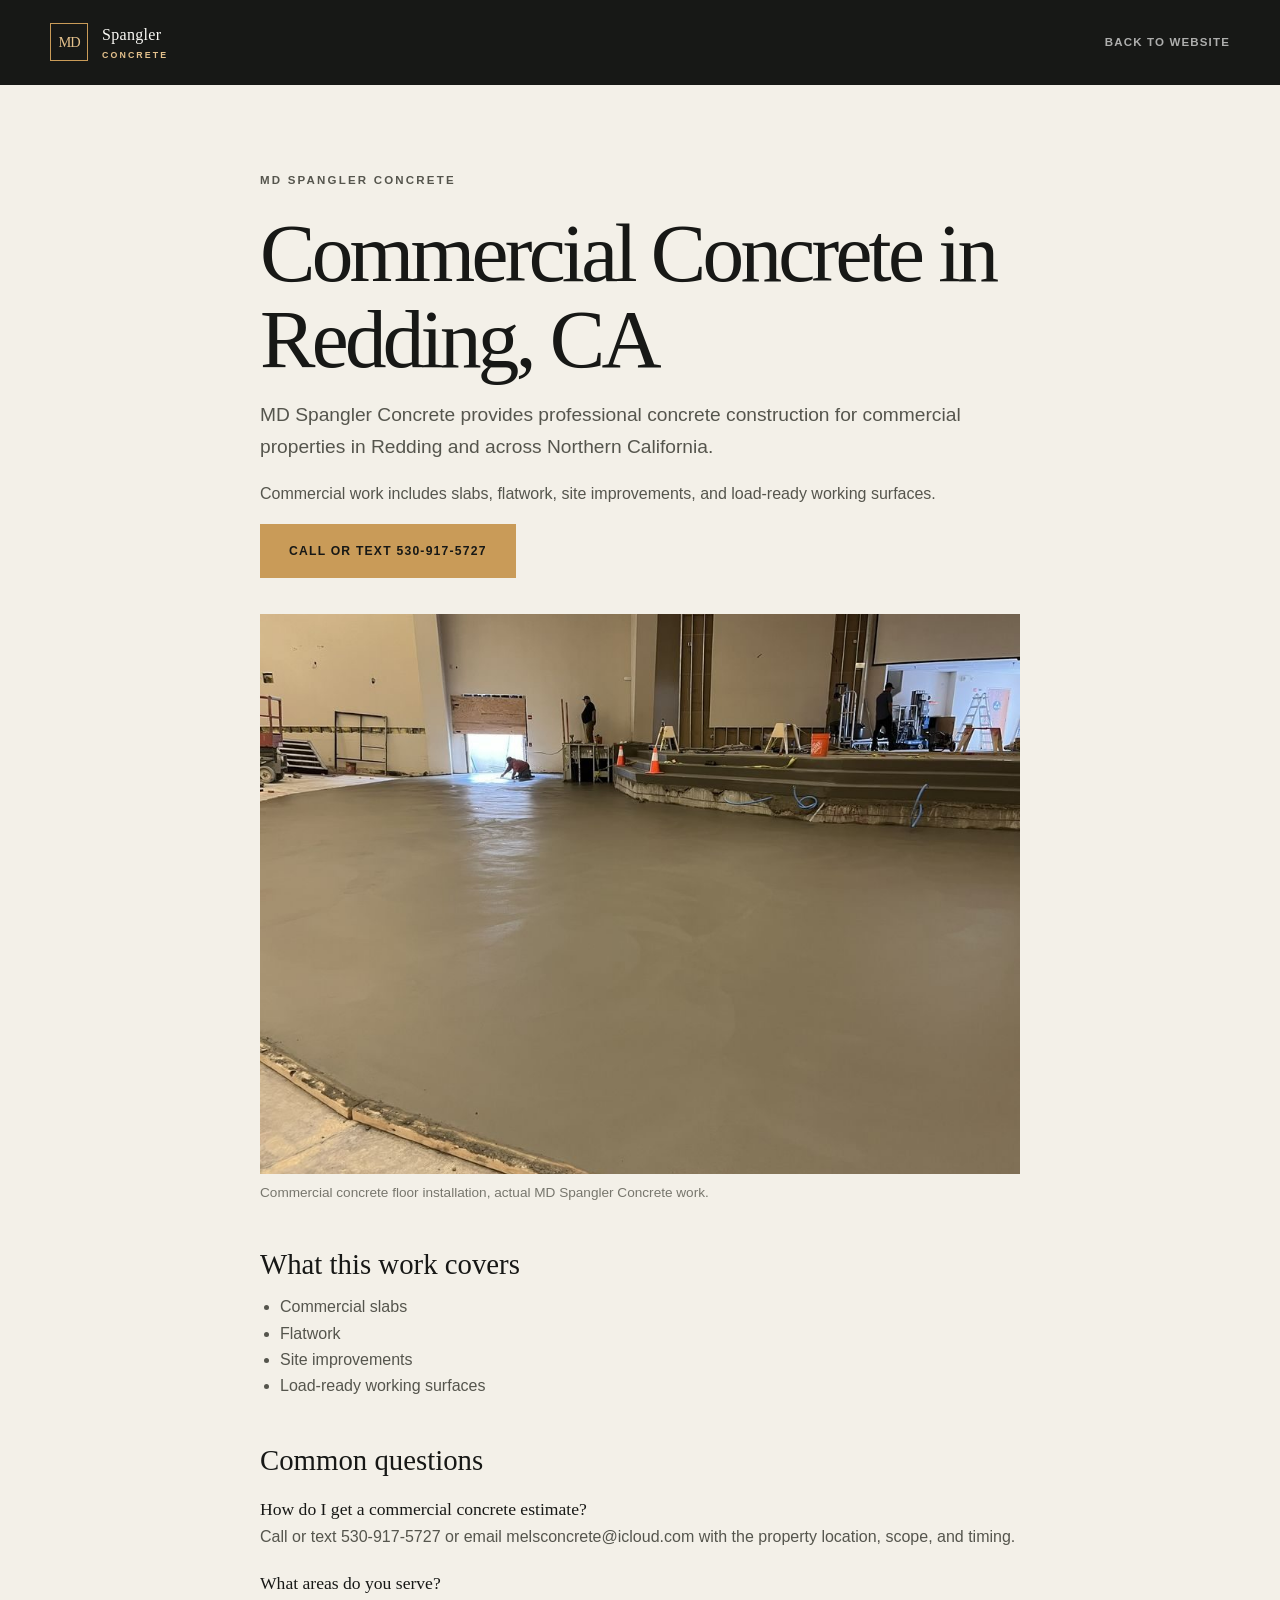
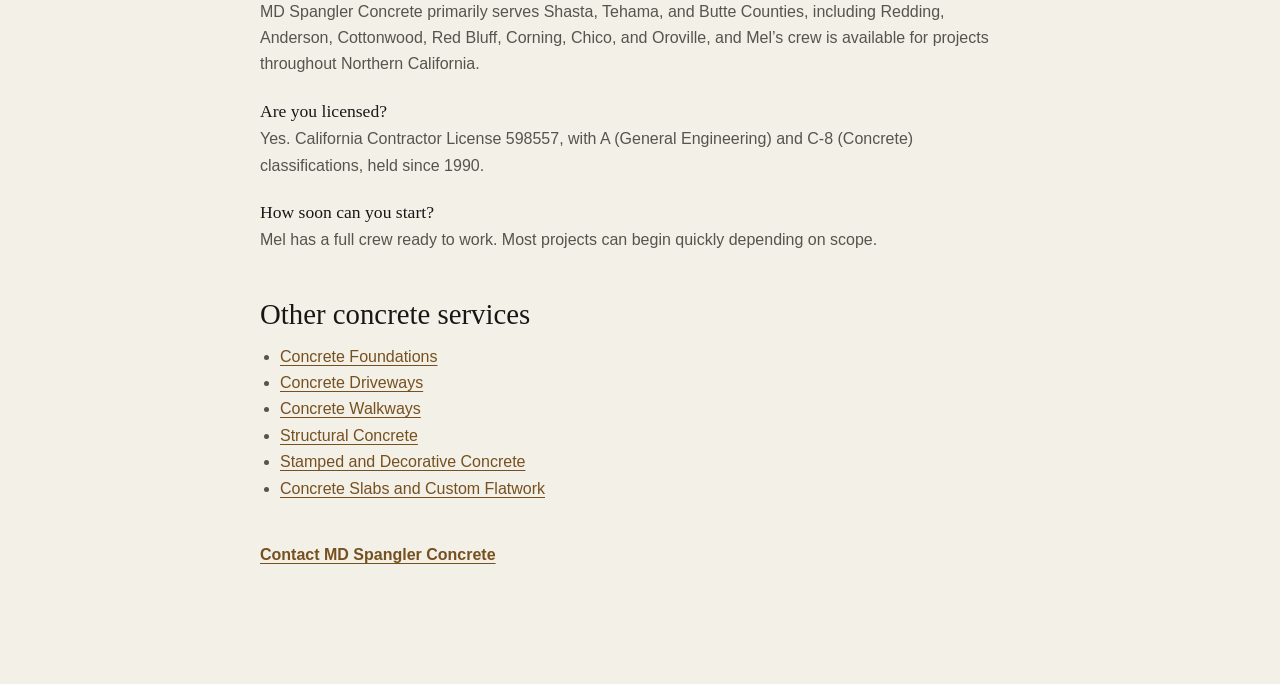
<file: commercial-concrete.html>
<!doctype html>
<html lang="en">
<head>
  <meta charset="utf-8">
  <meta name="viewport" content="width=device-width, initial-scale=1">
  <meta name="robots" content="index, follow">
  <meta name="description" content="MD Spangler Concrete provides professional concrete construction for commercial properties in Redding and across Northern California. Call or text 530-917-5727.">
  <link rel="canonical" href="https://md-spangler-concrete.netlify.app/commercial-concrete">
  <meta property="og:type" content="website">
  <meta property="og:site_name" content="MD Spangler Concrete">
  <meta property="og:title" content="Commercial Concrete in Redding, CA | MD Spangler Concrete">
  <meta property="og:description" content="MD Spangler Concrete provides professional concrete construction for commercial properties in Redding and across Northern California.">
  <meta property="og:url" content="https://md-spangler-concrete.netlify.app/commercial-concrete">
  <meta property="og:image" content="https://md-spangler-concrete.netlify.app/images/commercial-concrete-floor-installation.jpg">
  <meta property="og:image:alt" content="Large commercial concrete floor installation in progress.">
  <script type="application/ld+json">
{
  "@context": "https://schema.org",
  "@graph": [
    {
      "@type": "Service",
      "@id": "https://md-spangler-concrete.netlify.app/#commercial-concrete",
      "name": "Commercial Concrete",
      "url": "https://md-spangler-concrete.netlify.app/commercial-concrete",
      "description": "MD Spangler Concrete provides professional concrete construction for commercial properties in Redding and across Northern California. Commercial work includes slabs, flatwork, site improvements, and load-ready working surfaces.",
      "provider": {
        "@type": [
          "HomeAndConstructionBusiness",
          "LocalBusiness"
        ],
        "@id": "https://md-spangler-concrete.netlify.app/#business",
        "name": "MD Spangler Concrete",
        "url": "https://md-spangler-concrete.netlify.app/",
        "telephone": "+1-530-917-5727",
        "email": "melsconcrete@icloud.com"
      },
      "areaServed": {
        "@type": "AdministrativeArea",
        "name": "Northern California"
      }
    },
    {
      "@type": "BreadcrumbList",
      "itemListElement": [
        {
          "@type": "ListItem",
          "position": 1,
          "name": "Home",
          "item": "https://md-spangler-concrete.netlify.app/"
        },
        {
          "@type": "ListItem",
          "position": 2,
          "name": "Commercial Concrete",
          "item": "https://md-spangler-concrete.netlify.app/commercial-concrete"
        }
      ]
    },
    {
      "@type": "FAQPage",
      "@id": "https://md-spangler-concrete.netlify.app/commercial-concrete#faq",
      "mainEntity": [
        {
          "@type": "Question",
          "name": "How do I get a commercial concrete estimate?",
          "acceptedAnswer": {
            "@type": "Answer",
            "text": "Call or text 530-917-5727 or email melsconcrete@icloud.com with the property location, scope, and timing."
          }
        },
        {
          "@type": "Question",
          "name": "What areas do you serve?",
          "acceptedAnswer": {
            "@type": "Answer",
            "text": "MD Spangler Concrete primarily serves Shasta, Tehama, and Butte Counties, including Redding, Anderson, Cottonwood, Red Bluff, Corning, Chico, and Oroville, and Mel’s crew is available for projects throughout Northern California."
          }
        },
        {
          "@type": "Question",
          "name": "Are you licensed?",
          "acceptedAnswer": {
            "@type": "Answer",
            "text": "Yes. California Contractor License 598557, with A (General Engineering) and C-8 (Concrete) classifications, held since 1990."
          }
        },
        {
          "@type": "Question",
          "name": "How soon can you start?",
          "acceptedAnswer": {
            "@type": "Answer",
            "text": "Mel has a full crew ready to work. Most projects can begin quickly depending on scope."
          }
        }
      ]
    }
  ]
}
  </script>
  <title>Commercial Concrete in Redding, CA | MD Spangler Concrete</title>
  <link rel="stylesheet" href="style.css">
</head>
<body class="privacy-page">
  <header class="privacy-header">
    <div class="privacy-header__inner">
      <a aria-label="MD Spangler Concrete home" class="brand brand--footer" href="/">
        <span class="brand__mark">MD</span>
        <span class="brand__name">Spangler <b>Concrete</b></span>
      </a>
      <a class="privacy-header__back" href="/">Back to website</a>
    </div>
  </header>

  <main class="privacy-content service-page">
    <p class="eyebrow eyebrow--dark">MD Spangler Concrete</p>
    <h1>Commercial Concrete in Redding, CA</h1>
    <p class="service-page__lead">MD Spangler Concrete provides professional concrete construction for commercial properties in Redding and across Northern California.</p>
    <p>Commercial work includes slabs, flatwork, site improvements, and load-ready working surfaces.</p>
    <p class="service-page__actions"><a class="button button--primary" href="tel:+15309175727">Call or text 530-917-5727</a></p>

    <figure class="service-page__image">
      <img src="images/commercial-concrete-floor-installation.jpg" alt="Large commercial concrete floor installation in progress." width="1000" height="750" decoding="async">
      <figcaption>Commercial concrete floor installation, actual MD Spangler Concrete work.</figcaption>
    </figure>

    <h2>What this work covers</h2>
    <ul>
      <li>Commercial slabs</li>
      <li>Flatwork</li>
      <li>Site improvements</li>
      <li>Load-ready working surfaces</li>
    </ul>

    <h2>Common questions</h2>
    <h3>How do I get a commercial concrete estimate?</h3>
    <p>Call or text 530-917-5727 or email melsconcrete@icloud.com with the property location, scope, and timing.</p>
    <h3>What areas do you serve?</h3>
    <p>MD Spangler Concrete primarily serves Shasta, Tehama, and Butte Counties, including Redding, Anderson, Cottonwood, Red Bluff, Corning, Chico, and Oroville, and Mel’s crew is available for projects throughout Northern California.</p>
    <h3>Are you licensed?</h3>
    <p>Yes. California Contractor License 598557, with A (General Engineering) and C-8 (Concrete) classifications, held since 1990.</p>
    <h3>How soon can you start?</h3>
    <p>Mel has a full crew ready to work. Most projects can begin quickly depending on scope.</p>

    <h2>Other concrete services</h2>
    <ul>
      <li><a href="concrete-foundations.html">Concrete Foundations</a></li>
      <li><a href="concrete-driveways.html">Concrete Driveways</a></li>
      <li><a href="concrete-walkways.html">Concrete Walkways</a></li>
      <li><a href="structural-concrete.html">Structural Concrete</a></li>
      <li><a href="stamped-decorative-concrete.html">Stamped and Decorative Concrete</a></li>
      <li><a href="concrete-slabs-flatwork.html">Concrete Slabs and Custom Flatwork</a></li>
    </ul>

    <p class="service-page__contact"><a href="contact.html">Contact MD Spangler Concrete</a></p>
  </main>
</body>
</html>
</file>
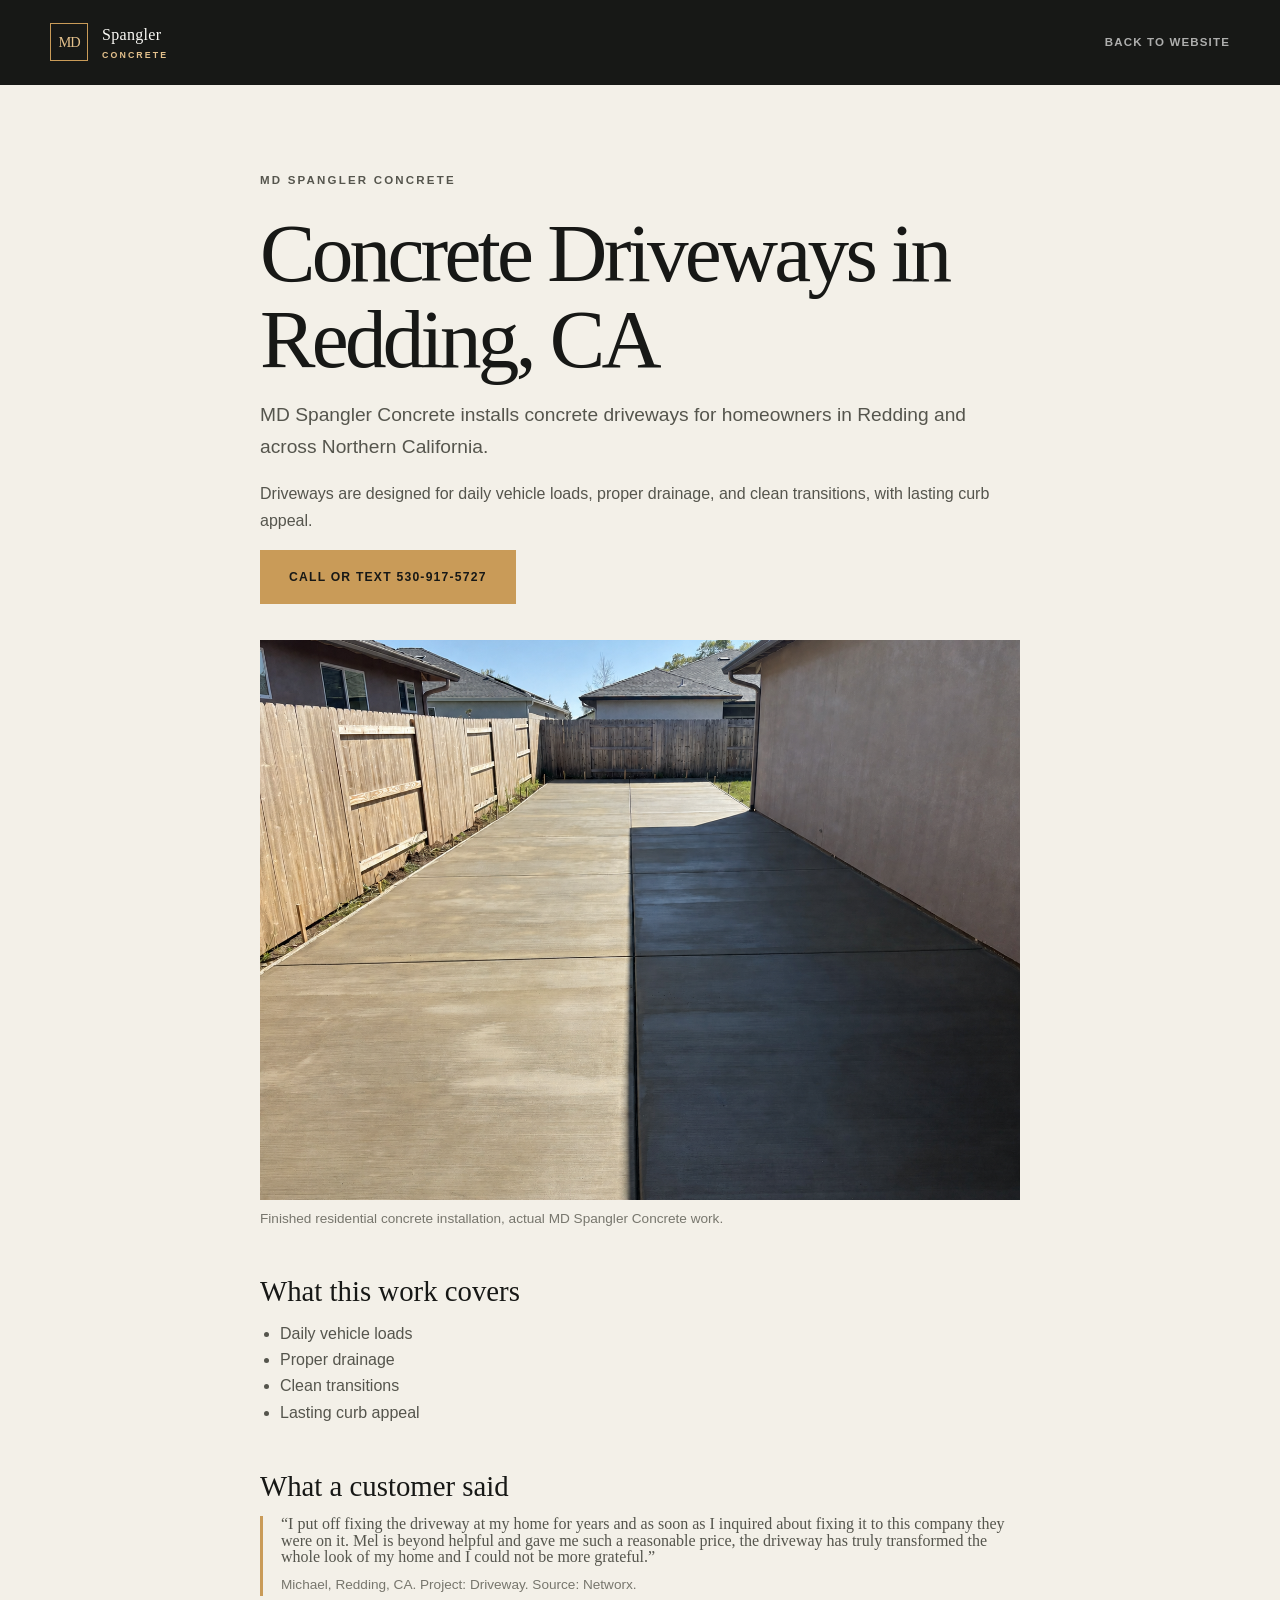
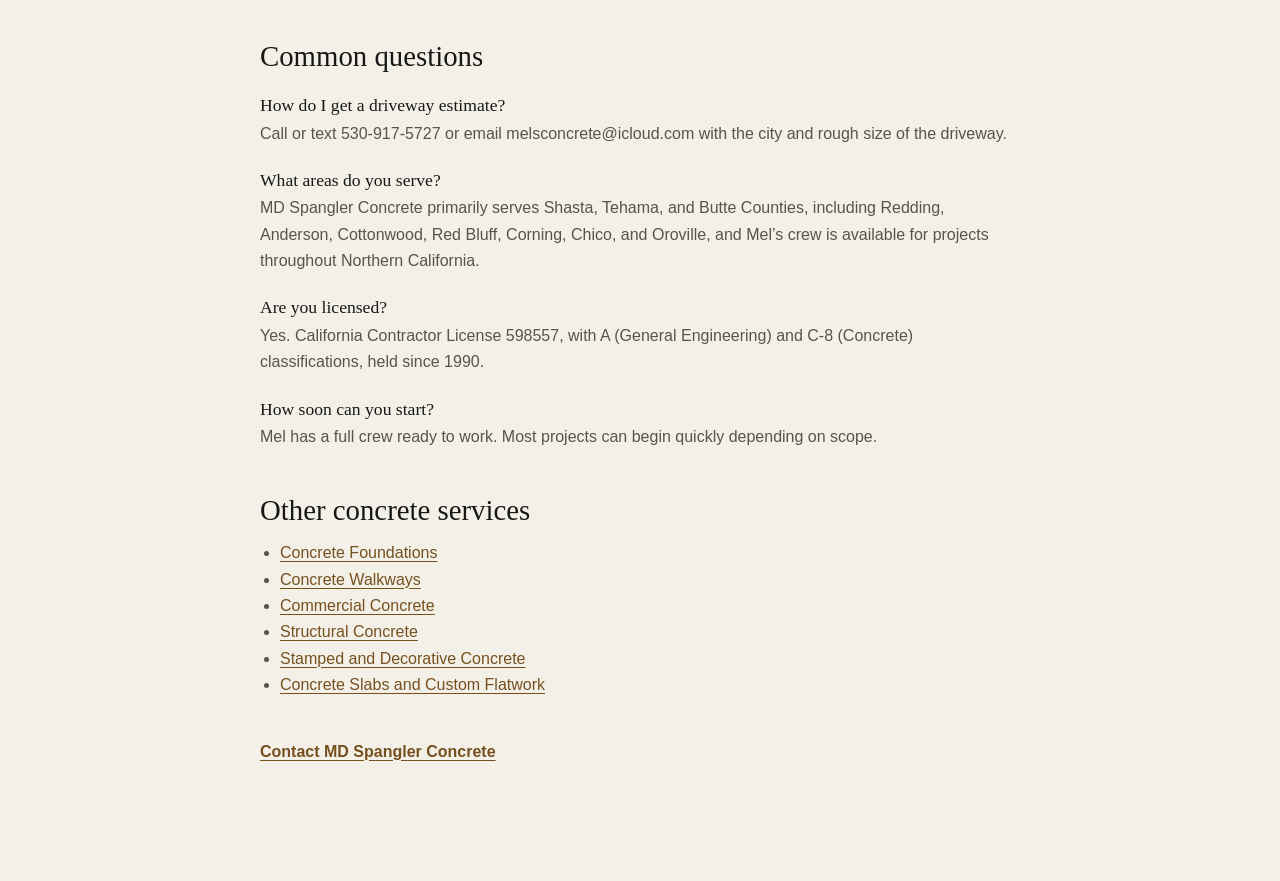
<file: concrete-driveways.html>
<!doctype html>
<html lang="en">
<head>
  <meta charset="utf-8">
  <meta name="viewport" content="width=device-width, initial-scale=1">
  <meta name="robots" content="index, follow">
  <meta name="description" content="MD Spangler Concrete installs concrete driveways for homeowners in Redding and across Northern California. Call or text 530-917-5727.">
  <link rel="canonical" href="https://md-spangler-concrete.netlify.app/concrete-driveways">
  <meta property="og:type" content="website">
  <meta property="og:site_name" content="MD Spangler Concrete">
  <meta property="og:title" content="Concrete Driveways in Redding, CA | MD Spangler Concrete">
  <meta property="og:description" content="MD Spangler Concrete installs concrete driveways for homeowners in Redding and across Northern California.">
  <meta property="og:url" content="https://md-spangler-concrete.netlify.app/concrete-driveways">
  <meta property="og:image" content="https://md-spangler-concrete.netlify.app/images/md-spangler-finished-residential-driveway.png">
  <meta property="og:image:alt" content="Finished residential concrete flatwork with evenly spaced control joints.">
  <script type="application/ld+json">
{
  "@context": "https://schema.org",
  "@graph": [
    {
      "@type": "Service",
      "@id": "https://md-spangler-concrete.netlify.app/#driveways",
      "name": "Concrete Driveways",
      "url": "https://md-spangler-concrete.netlify.app/concrete-driveways",
      "description": "MD Spangler Concrete installs concrete driveways for homeowners in Redding and across Northern California. Driveways are designed for daily vehicle loads, proper drainage, and clean transitions, with lasting curb appeal.",
      "provider": {
        "@type": [
          "HomeAndConstructionBusiness",
          "LocalBusiness"
        ],
        "@id": "https://md-spangler-concrete.netlify.app/#business",
        "name": "MD Spangler Concrete",
        "url": "https://md-spangler-concrete.netlify.app/",
        "telephone": "+1-530-917-5727",
        "email": "melsconcrete@icloud.com"
      },
      "areaServed": {
        "@type": "AdministrativeArea",
        "name": "Northern California"
      }
    },
    {
      "@type": "BreadcrumbList",
      "itemListElement": [
        {
          "@type": "ListItem",
          "position": 1,
          "name": "Home",
          "item": "https://md-spangler-concrete.netlify.app/"
        },
        {
          "@type": "ListItem",
          "position": 2,
          "name": "Concrete Driveways",
          "item": "https://md-spangler-concrete.netlify.app/concrete-driveways"
        }
      ]
    },
    {
      "@type": "FAQPage",
      "@id": "https://md-spangler-concrete.netlify.app/concrete-driveways#faq",
      "mainEntity": [
        {
          "@type": "Question",
          "name": "How do I get a driveway estimate?",
          "acceptedAnswer": {
            "@type": "Answer",
            "text": "Call or text 530-917-5727 or email melsconcrete@icloud.com with the city and rough size of the driveway."
          }
        },
        {
          "@type": "Question",
          "name": "What areas do you serve?",
          "acceptedAnswer": {
            "@type": "Answer",
            "text": "MD Spangler Concrete primarily serves Shasta, Tehama, and Butte Counties, including Redding, Anderson, Cottonwood, Red Bluff, Corning, Chico, and Oroville, and Mel’s crew is available for projects throughout Northern California."
          }
        },
        {
          "@type": "Question",
          "name": "Are you licensed?",
          "acceptedAnswer": {
            "@type": "Answer",
            "text": "Yes. California Contractor License 598557, with A (General Engineering) and C-8 (Concrete) classifications, held since 1990."
          }
        },
        {
          "@type": "Question",
          "name": "How soon can you start?",
          "acceptedAnswer": {
            "@type": "Answer",
            "text": "Mel has a full crew ready to work. Most projects can begin quickly depending on scope."
          }
        }
      ]
    }
  ]
}
  </script>
  <title>Concrete Driveways in Redding, CA | MD Spangler Concrete</title>
  <link rel="stylesheet" href="style.css">
</head>
<body class="privacy-page">
  <header class="privacy-header">
    <div class="privacy-header__inner">
      <a aria-label="MD Spangler Concrete home" class="brand brand--footer" href="/">
        <span class="brand__mark">MD</span>
        <span class="brand__name">Spangler <b>Concrete</b></span>
      </a>
      <a class="privacy-header__back" href="/">Back to website</a>
    </div>
  </header>

  <main class="privacy-content service-page">
    <p class="eyebrow eyebrow--dark">MD Spangler Concrete</p>
    <h1>Concrete Driveways in Redding, CA</h1>
    <p class="service-page__lead">MD Spangler Concrete installs concrete driveways for homeowners in Redding and across Northern California.</p>
    <p>Driveways are designed for daily vehicle loads, proper drainage, and clean transitions, with lasting curb appeal.</p>
    <p class="service-page__actions"><a class="button button--primary" href="tel:+15309175727">Call or text 530-917-5727</a></p>

    <figure class="service-page__image">
      <img src="images/md-spangler-finished-residential-driveway.png" alt="Finished residential concrete flatwork with evenly spaced control joints." width="1536" height="1024" decoding="async">
      <figcaption>Finished residential concrete installation, actual MD Spangler Concrete work.</figcaption>
    </figure>

    <h2>What this work covers</h2>
    <ul>
      <li>Daily vehicle loads</li>
      <li>Proper drainage</li>
      <li>Clean transitions</li>
      <li>Lasting curb appeal</li>
    </ul>

    <h2>What a customer said</h2>
    <figure class="service-review">
      <blockquote>“I put off fixing the driveway at my home for years and as soon as I inquired about fixing it to this company they were on it. Mel is beyond helpful and gave me such a reasonable price, the driveway has truly transformed the whole look of my home and I could not be more grateful.”</blockquote>
      <figcaption>Michael, Redding, CA. Project: Driveway. Source: Networx.</figcaption>
    </figure>

    <h2>Common questions</h2>
    <h3>How do I get a driveway estimate?</h3>
    <p>Call or text 530-917-5727 or email melsconcrete@icloud.com with the city and rough size of the driveway.</p>
    <h3>What areas do you serve?</h3>
    <p>MD Spangler Concrete primarily serves Shasta, Tehama, and Butte Counties, including Redding, Anderson, Cottonwood, Red Bluff, Corning, Chico, and Oroville, and Mel’s crew is available for projects throughout Northern California.</p>
    <h3>Are you licensed?</h3>
    <p>Yes. California Contractor License 598557, with A (General Engineering) and C-8 (Concrete) classifications, held since 1990.</p>
    <h3>How soon can you start?</h3>
    <p>Mel has a full crew ready to work. Most projects can begin quickly depending on scope.</p>

    <h2>Other concrete services</h2>
    <ul>
      <li><a href="concrete-foundations.html">Concrete Foundations</a></li>
      <li><a href="concrete-walkways.html">Concrete Walkways</a></li>
      <li><a href="commercial-concrete.html">Commercial Concrete</a></li>
      <li><a href="structural-concrete.html">Structural Concrete</a></li>
      <li><a href="stamped-decorative-concrete.html">Stamped and Decorative Concrete</a></li>
      <li><a href="concrete-slabs-flatwork.html">Concrete Slabs and Custom Flatwork</a></li>
    </ul>

    <p class="service-page__contact"><a href="contact.html">Contact MD Spangler Concrete</a></p>
  </main>
</body>
</html>
</file>
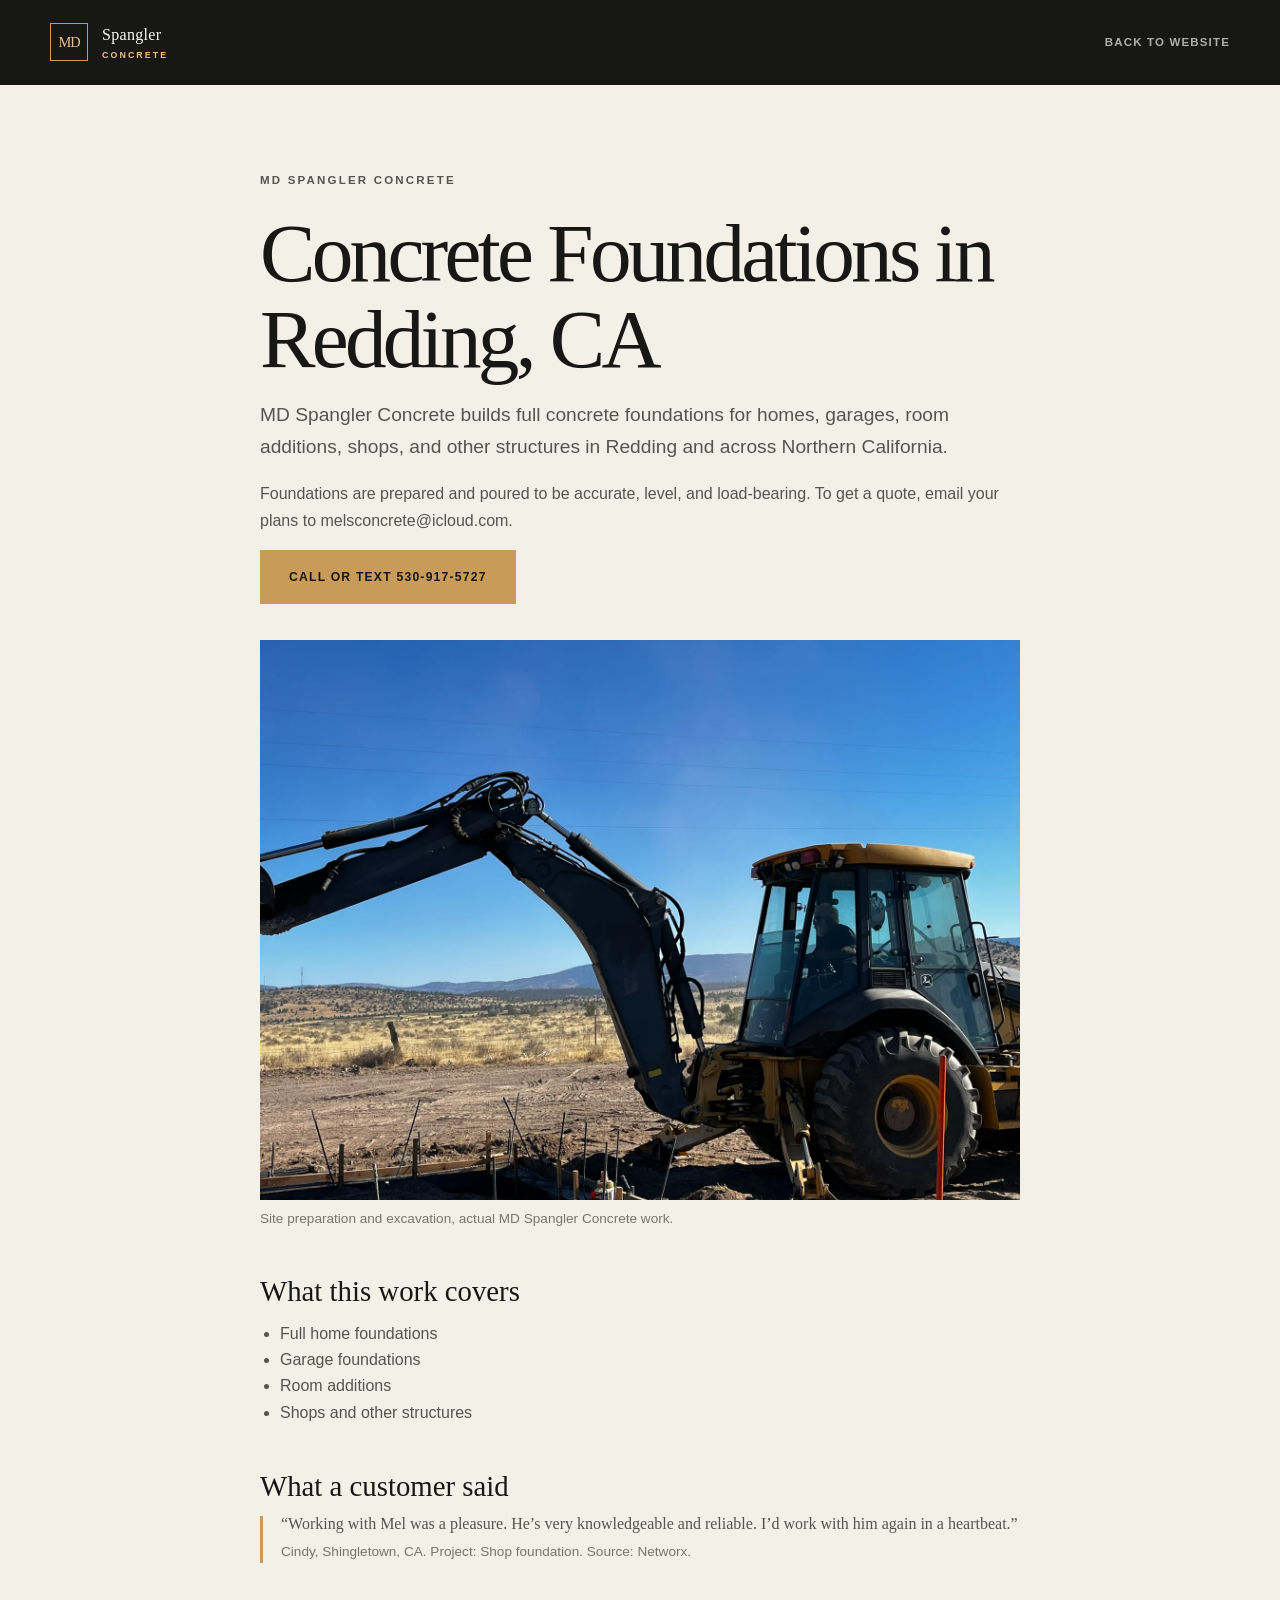
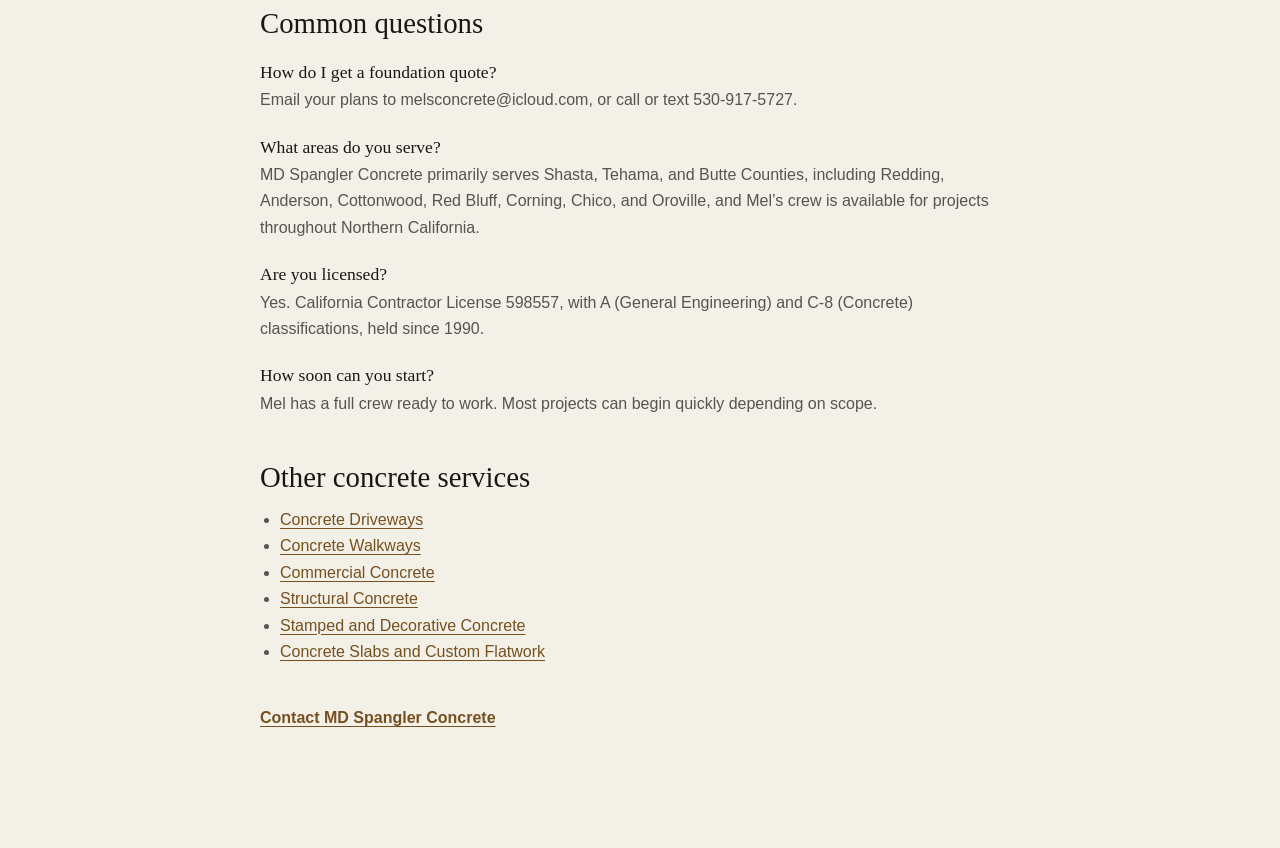
<file: concrete-foundations.html>
<!doctype html>
<html lang="en">
<head>
  <meta charset="utf-8">
  <meta name="viewport" content="width=device-width, initial-scale=1">
  <meta name="robots" content="index, follow">
  <meta name="description" content="MD Spangler Concrete builds full concrete foundations for homes, garages, room additions, shops, and other structures in Redding and across Northern California. Call or text 530-917-5727.">
  <link rel="canonical" href="https://md-spangler-concrete.netlify.app/concrete-foundations">
  <meta property="og:type" content="website">
  <meta property="og:site_name" content="MD Spangler Concrete">
  <meta property="og:title" content="Concrete Foundations in Redding, CA | MD Spangler Concrete">
  <meta property="og:description" content="MD Spangler Concrete builds full concrete foundations for homes, garages, room additions, shops, and other structures in Redding and across Northern California.">
  <meta property="og:url" content="https://md-spangler-concrete.netlify.app/concrete-foundations">
  <meta property="og:image" content="https://md-spangler-concrete.netlify.app/images/md-spangler-site-preparation-excavation.webp">
  <meta property="og:image:alt" content="Backhoe beside form boards and exposed reinforcing rods at an active construction site.">
  <script type="application/ld+json">
{
  "@context": "https://schema.org",
  "@graph": [
    {
      "@type": "Service",
      "@id": "https://md-spangler-concrete.netlify.app/#foundations",
      "name": "Concrete Foundations",
      "url": "https://md-spangler-concrete.netlify.app/concrete-foundations",
      "description": "MD Spangler Concrete builds full concrete foundations for homes, garages, room additions, shops, and other structures in Redding and across Northern California. Foundations are prepared and poured to be accurate, level, and load-bearing. To get a quote, email your plans to melsconcrete@icloud.com.",
      "provider": {
        "@type": [
          "HomeAndConstructionBusiness",
          "LocalBusiness"
        ],
        "@id": "https://md-spangler-concrete.netlify.app/#business",
        "name": "MD Spangler Concrete",
        "url": "https://md-spangler-concrete.netlify.app/",
        "telephone": "+1-530-917-5727",
        "email": "melsconcrete@icloud.com"
      },
      "areaServed": {
        "@type": "AdministrativeArea",
        "name": "Northern California"
      }
    },
    {
      "@type": "BreadcrumbList",
      "itemListElement": [
        {
          "@type": "ListItem",
          "position": 1,
          "name": "Home",
          "item": "https://md-spangler-concrete.netlify.app/"
        },
        {
          "@type": "ListItem",
          "position": 2,
          "name": "Concrete Foundations",
          "item": "https://md-spangler-concrete.netlify.app/concrete-foundations"
        }
      ]
    },
    {
      "@type": "FAQPage",
      "@id": "https://md-spangler-concrete.netlify.app/concrete-foundations#faq",
      "mainEntity": [
        {
          "@type": "Question",
          "name": "How do I get a foundation quote?",
          "acceptedAnswer": {
            "@type": "Answer",
            "text": "Email your plans to melsconcrete@icloud.com, or call or text 530-917-5727."
          }
        },
        {
          "@type": "Question",
          "name": "What areas do you serve?",
          "acceptedAnswer": {
            "@type": "Answer",
            "text": "MD Spangler Concrete primarily serves Shasta, Tehama, and Butte Counties, including Redding, Anderson, Cottonwood, Red Bluff, Corning, Chico, and Oroville, and Mel’s crew is available for projects throughout Northern California."
          }
        },
        {
          "@type": "Question",
          "name": "Are you licensed?",
          "acceptedAnswer": {
            "@type": "Answer",
            "text": "Yes. California Contractor License 598557, with A (General Engineering) and C-8 (Concrete) classifications, held since 1990."
          }
        },
        {
          "@type": "Question",
          "name": "How soon can you start?",
          "acceptedAnswer": {
            "@type": "Answer",
            "text": "Mel has a full crew ready to work. Most projects can begin quickly depending on scope."
          }
        }
      ]
    }
  ]
}
  </script>
  <title>Concrete Foundations in Redding, CA | MD Spangler Concrete</title>
  <link rel="stylesheet" href="style.css">
</head>
<body class="privacy-page">
  <header class="privacy-header">
    <div class="privacy-header__inner">
      <a aria-label="MD Spangler Concrete home" class="brand brand--footer" href="/">
        <span class="brand__mark">MD</span>
        <span class="brand__name">Spangler <b>Concrete</b></span>
      </a>
      <a class="privacy-header__back" href="/">Back to website</a>
    </div>
  </header>

  <main class="privacy-content service-page">
    <p class="eyebrow eyebrow--dark">MD Spangler Concrete</p>
    <h1>Concrete Foundations in Redding, CA</h1>
    <p class="service-page__lead">MD Spangler Concrete builds full concrete foundations for homes, garages, room additions, shops, and other structures in Redding and across Northern California.</p>
    <p>Foundations are prepared and poured to be accurate, level, and load-bearing. To get a quote, email your plans to melsconcrete@icloud.com.</p>
    <p class="service-page__actions"><a class="button button--primary" href="tel:+15309175727">Call or text 530-917-5727</a></p>

    <figure class="service-page__image">
      <img src="images/md-spangler-site-preparation-excavation.webp" alt="Backhoe beside form boards and exposed reinforcing rods at an active construction site." width="1600" height="1200" decoding="async">
      <figcaption>Site preparation and excavation, actual MD Spangler Concrete work.</figcaption>
    </figure>

    <h2>What this work covers</h2>
    <ul>
      <li>Full home foundations</li>
      <li>Garage foundations</li>
      <li>Room additions</li>
      <li>Shops and other structures</li>
    </ul>

    <h2>What a customer said</h2>
    <figure class="service-review">
      <blockquote>“Working with Mel was a pleasure. He’s very knowledgeable and reliable. I’d work with him again in a heartbeat.”</blockquote>
      <figcaption>Cindy, Shingletown, CA. Project: Shop foundation. Source: Networx.</figcaption>
    </figure>

    <h2>Common questions</h2>
    <h3>How do I get a foundation quote?</h3>
    <p>Email your plans to melsconcrete@icloud.com, or call or text 530-917-5727.</p>
    <h3>What areas do you serve?</h3>
    <p>MD Spangler Concrete primarily serves Shasta, Tehama, and Butte Counties, including Redding, Anderson, Cottonwood, Red Bluff, Corning, Chico, and Oroville, and Mel’s crew is available for projects throughout Northern California.</p>
    <h3>Are you licensed?</h3>
    <p>Yes. California Contractor License 598557, with A (General Engineering) and C-8 (Concrete) classifications, held since 1990.</p>
    <h3>How soon can you start?</h3>
    <p>Mel has a full crew ready to work. Most projects can begin quickly depending on scope.</p>

    <h2>Other concrete services</h2>
    <ul>
      <li><a href="concrete-driveways.html">Concrete Driveways</a></li>
      <li><a href="concrete-walkways.html">Concrete Walkways</a></li>
      <li><a href="commercial-concrete.html">Commercial Concrete</a></li>
      <li><a href="structural-concrete.html">Structural Concrete</a></li>
      <li><a href="stamped-decorative-concrete.html">Stamped and Decorative Concrete</a></li>
      <li><a href="concrete-slabs-flatwork.html">Concrete Slabs and Custom Flatwork</a></li>
    </ul>

    <p class="service-page__contact"><a href="contact.html">Contact MD Spangler Concrete</a></p>
  </main>
</body>
</html>
</file>
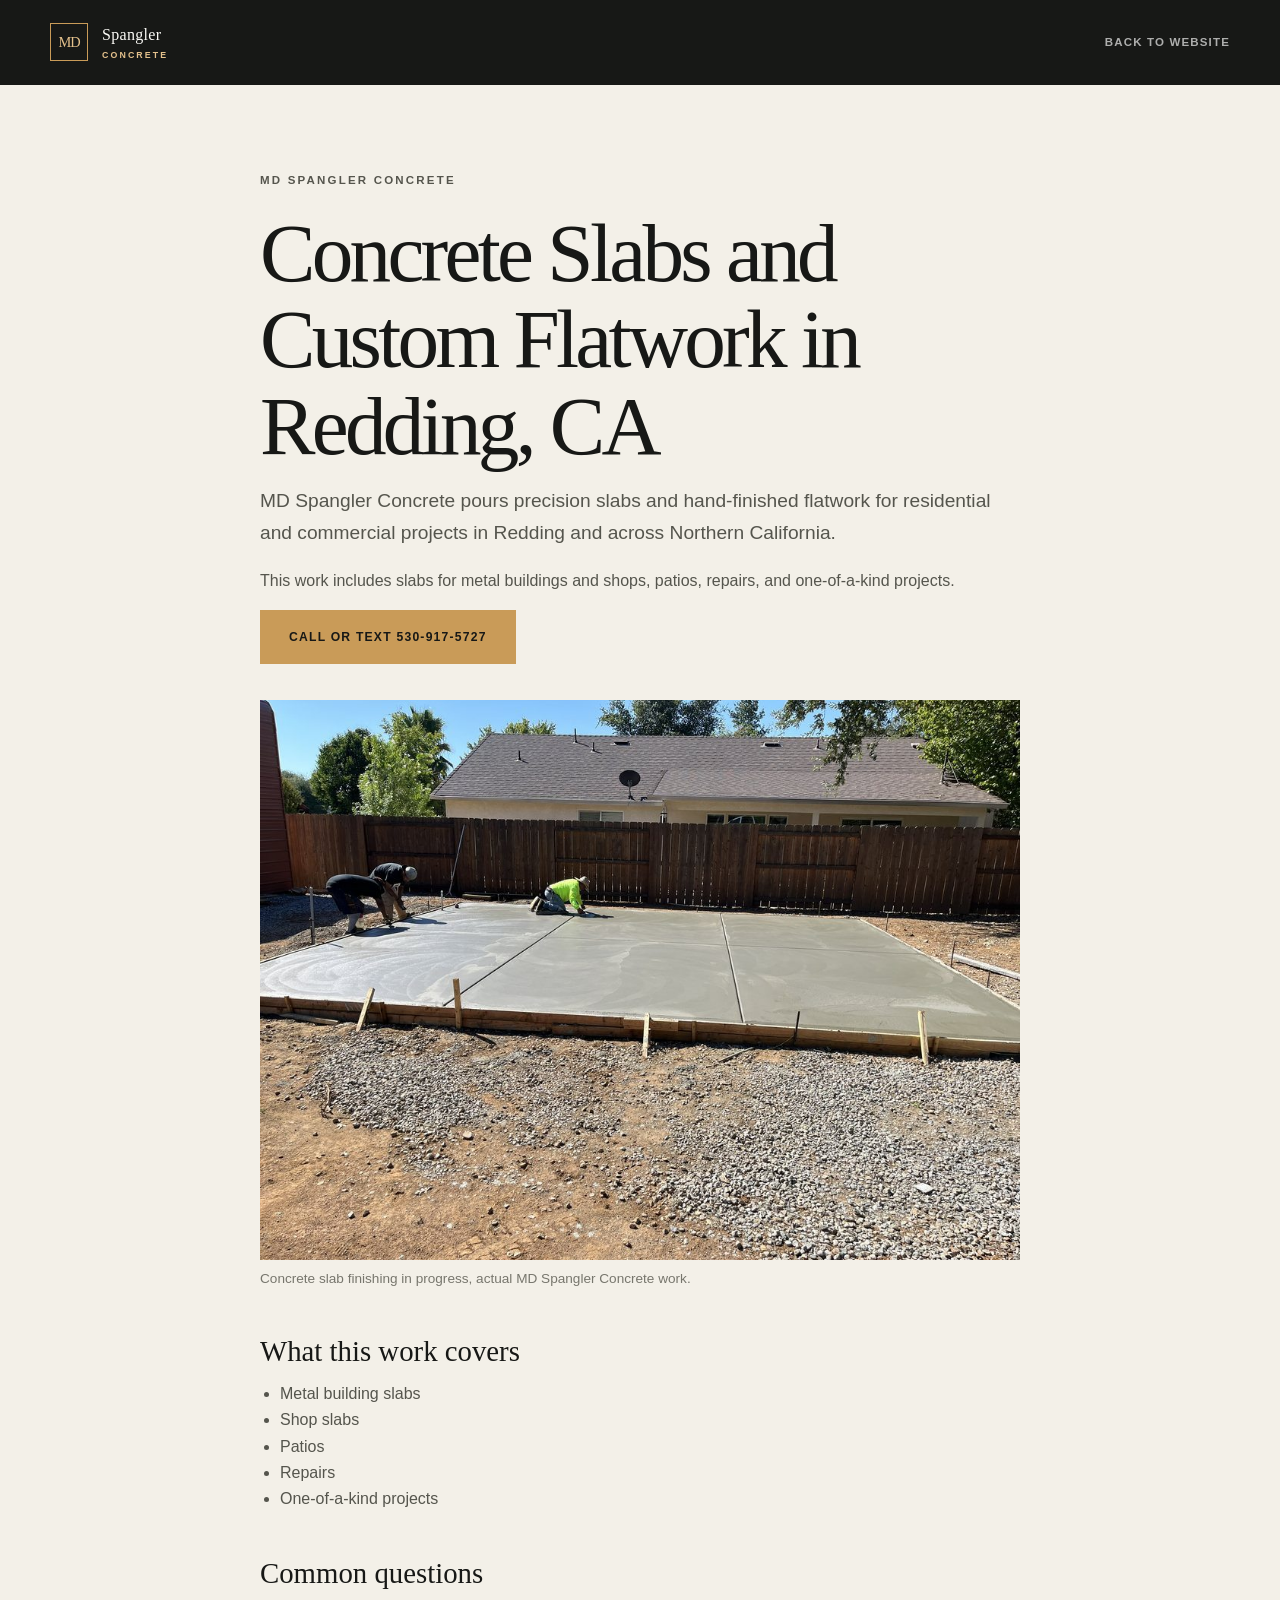
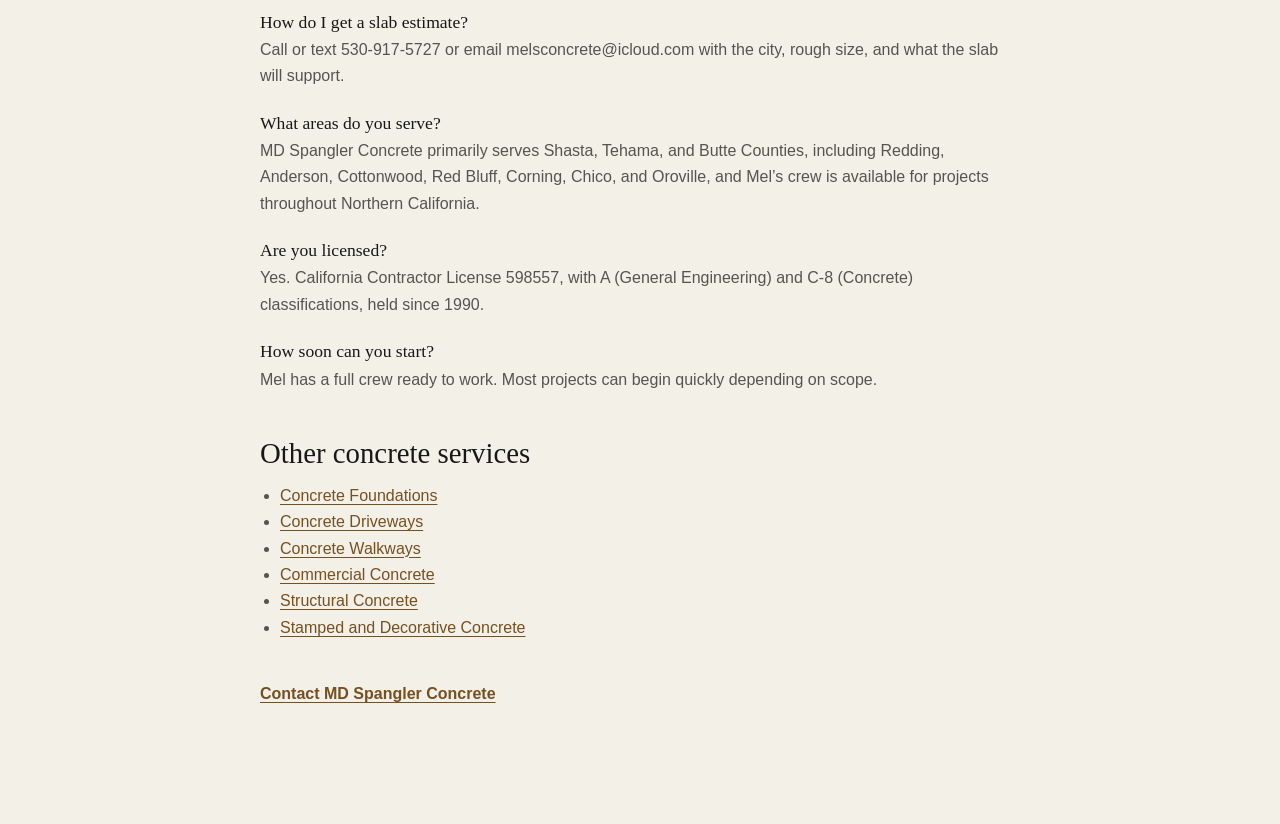
<file: concrete-slabs-flatwork.html>
<!doctype html>
<html lang="en">
<head>
  <meta charset="utf-8">
  <meta name="viewport" content="width=device-width, initial-scale=1">
  <meta name="robots" content="index, follow">
  <meta name="description" content="MD Spangler Concrete pours precision slabs and hand-finished flatwork for residential and commercial projects in Redding and across Northern California. Call or text 530-917-5727.">
  <link rel="canonical" href="https://md-spangler-concrete.netlify.app/concrete-slabs-flatwork">
  <meta property="og:type" content="website">
  <meta property="og:site_name" content="MD Spangler Concrete">
  <meta property="og:title" content="Concrete Slabs and Custom Flatwork in Redding, CA | MD Spangler Concrete">
  <meta property="og:description" content="MD Spangler Concrete pours precision slabs and hand-finished flatwork for residential and commercial projects in Redding and across Northern California.">
  <meta property="og:url" content="https://md-spangler-concrete.netlify.app/concrete-slabs-flatwork">
  <meta property="og:image" content="https://md-spangler-concrete.netlify.app/images/concrete-slab-finishing-in-progress.jpg">
  <meta property="og:image:alt" content="Crew finishing a newly placed concrete slab.">
  <script type="application/ld+json">
{
  "@context": "https://schema.org",
  "@graph": [
    {
      "@type": "Service",
      "@id": "https://md-spangler-concrete.netlify.app/concrete-slabs-flatwork#service",
      "name": "Concrete Slabs and Custom Flatwork",
      "url": "https://md-spangler-concrete.netlify.app/concrete-slabs-flatwork",
      "description": "MD Spangler Concrete pours precision slabs and hand-finished flatwork for residential and commercial projects in Redding and across Northern California. This work includes slabs for metal buildings and shops, patios, repairs, and one-of-a-kind projects.",
      "provider": {
        "@type": [
          "HomeAndConstructionBusiness",
          "LocalBusiness"
        ],
        "@id": "https://md-spangler-concrete.netlify.app/#business",
        "name": "MD Spangler Concrete",
        "url": "https://md-spangler-concrete.netlify.app/",
        "telephone": "+1-530-917-5727",
        "email": "melsconcrete@icloud.com"
      },
      "areaServed": {
        "@type": "AdministrativeArea",
        "name": "Northern California"
      }
    },
    {
      "@type": "BreadcrumbList",
      "itemListElement": [
        {
          "@type": "ListItem",
          "position": 1,
          "name": "Home",
          "item": "https://md-spangler-concrete.netlify.app/"
        },
        {
          "@type": "ListItem",
          "position": 2,
          "name": "Concrete Slabs and Custom Flatwork",
          "item": "https://md-spangler-concrete.netlify.app/concrete-slabs-flatwork"
        }
      ]
    },
    {
      "@type": "FAQPage",
      "@id": "https://md-spangler-concrete.netlify.app/concrete-slabs-flatwork#faq",
      "mainEntity": [
        {
          "@type": "Question",
          "name": "How do I get a slab estimate?",
          "acceptedAnswer": {
            "@type": "Answer",
            "text": "Call or text 530-917-5727 or email melsconcrete@icloud.com with the city, rough size, and what the slab will support."
          }
        },
        {
          "@type": "Question",
          "name": "What areas do you serve?",
          "acceptedAnswer": {
            "@type": "Answer",
            "text": "MD Spangler Concrete primarily serves Shasta, Tehama, and Butte Counties, including Redding, Anderson, Cottonwood, Red Bluff, Corning, Chico, and Oroville, and Mel’s crew is available for projects throughout Northern California."
          }
        },
        {
          "@type": "Question",
          "name": "Are you licensed?",
          "acceptedAnswer": {
            "@type": "Answer",
            "text": "Yes. California Contractor License 598557, with A (General Engineering) and C-8 (Concrete) classifications, held since 1990."
          }
        },
        {
          "@type": "Question",
          "name": "How soon can you start?",
          "acceptedAnswer": {
            "@type": "Answer",
            "text": "Mel has a full crew ready to work. Most projects can begin quickly depending on scope."
          }
        }
      ]
    }
  ]
}
  </script>
  <title>Concrete Slabs and Custom Flatwork in Redding, CA | MD Spangler Concrete</title>
  <link rel="stylesheet" href="style.css">
</head>
<body class="privacy-page">
  <header class="privacy-header">
    <div class="privacy-header__inner">
      <a aria-label="MD Spangler Concrete home" class="brand brand--footer" href="/">
        <span class="brand__mark">MD</span>
        <span class="brand__name">Spangler <b>Concrete</b></span>
      </a>
      <a class="privacy-header__back" href="/">Back to website</a>
    </div>
  </header>

  <main class="privacy-content service-page">
    <p class="eyebrow eyebrow--dark">MD Spangler Concrete</p>
    <h1>Concrete Slabs and Custom Flatwork in Redding, CA</h1>
    <p class="service-page__lead">MD Spangler Concrete pours precision slabs and hand-finished flatwork for residential and commercial projects in Redding and across Northern California.</p>
    <p>This work includes slabs for metal buildings and shops, patios, repairs, and one-of-a-kind projects.</p>
    <p class="service-page__actions"><a class="button button--primary" href="tel:+15309175727">Call or text 530-917-5727</a></p>

    <figure class="service-page__image">
      <img src="images/concrete-slab-finishing-in-progress.jpg" alt="Crew finishing a newly placed concrete slab." width="1000" height="750" decoding="async">
      <figcaption>Concrete slab finishing in progress, actual MD Spangler Concrete work.</figcaption>
    </figure>

    <h2>What this work covers</h2>
    <ul>
      <li>Metal building slabs</li>
      <li>Shop slabs</li>
      <li>Patios</li>
      <li>Repairs</li>
      <li>One-of-a-kind projects</li>
    </ul>

    <h2>Common questions</h2>
    <h3>How do I get a slab estimate?</h3>
    <p>Call or text 530-917-5727 or email melsconcrete@icloud.com with the city, rough size, and what the slab will support.</p>
    <h3>What areas do you serve?</h3>
    <p>MD Spangler Concrete primarily serves Shasta, Tehama, and Butte Counties, including Redding, Anderson, Cottonwood, Red Bluff, Corning, Chico, and Oroville, and Mel’s crew is available for projects throughout Northern California.</p>
    <h3>Are you licensed?</h3>
    <p>Yes. California Contractor License 598557, with A (General Engineering) and C-8 (Concrete) classifications, held since 1990.</p>
    <h3>How soon can you start?</h3>
    <p>Mel has a full crew ready to work. Most projects can begin quickly depending on scope.</p>

    <h2>Other concrete services</h2>
    <ul>
      <li><a href="concrete-foundations.html">Concrete Foundations</a></li>
      <li><a href="concrete-driveways.html">Concrete Driveways</a></li>
      <li><a href="concrete-walkways.html">Concrete Walkways</a></li>
      <li><a href="commercial-concrete.html">Commercial Concrete</a></li>
      <li><a href="structural-concrete.html">Structural Concrete</a></li>
      <li><a href="stamped-decorative-concrete.html">Stamped and Decorative Concrete</a></li>
    </ul>

    <p class="service-page__contact"><a href="contact.html">Contact MD Spangler Concrete</a></p>
  </main>
</body>
</html>
</file>
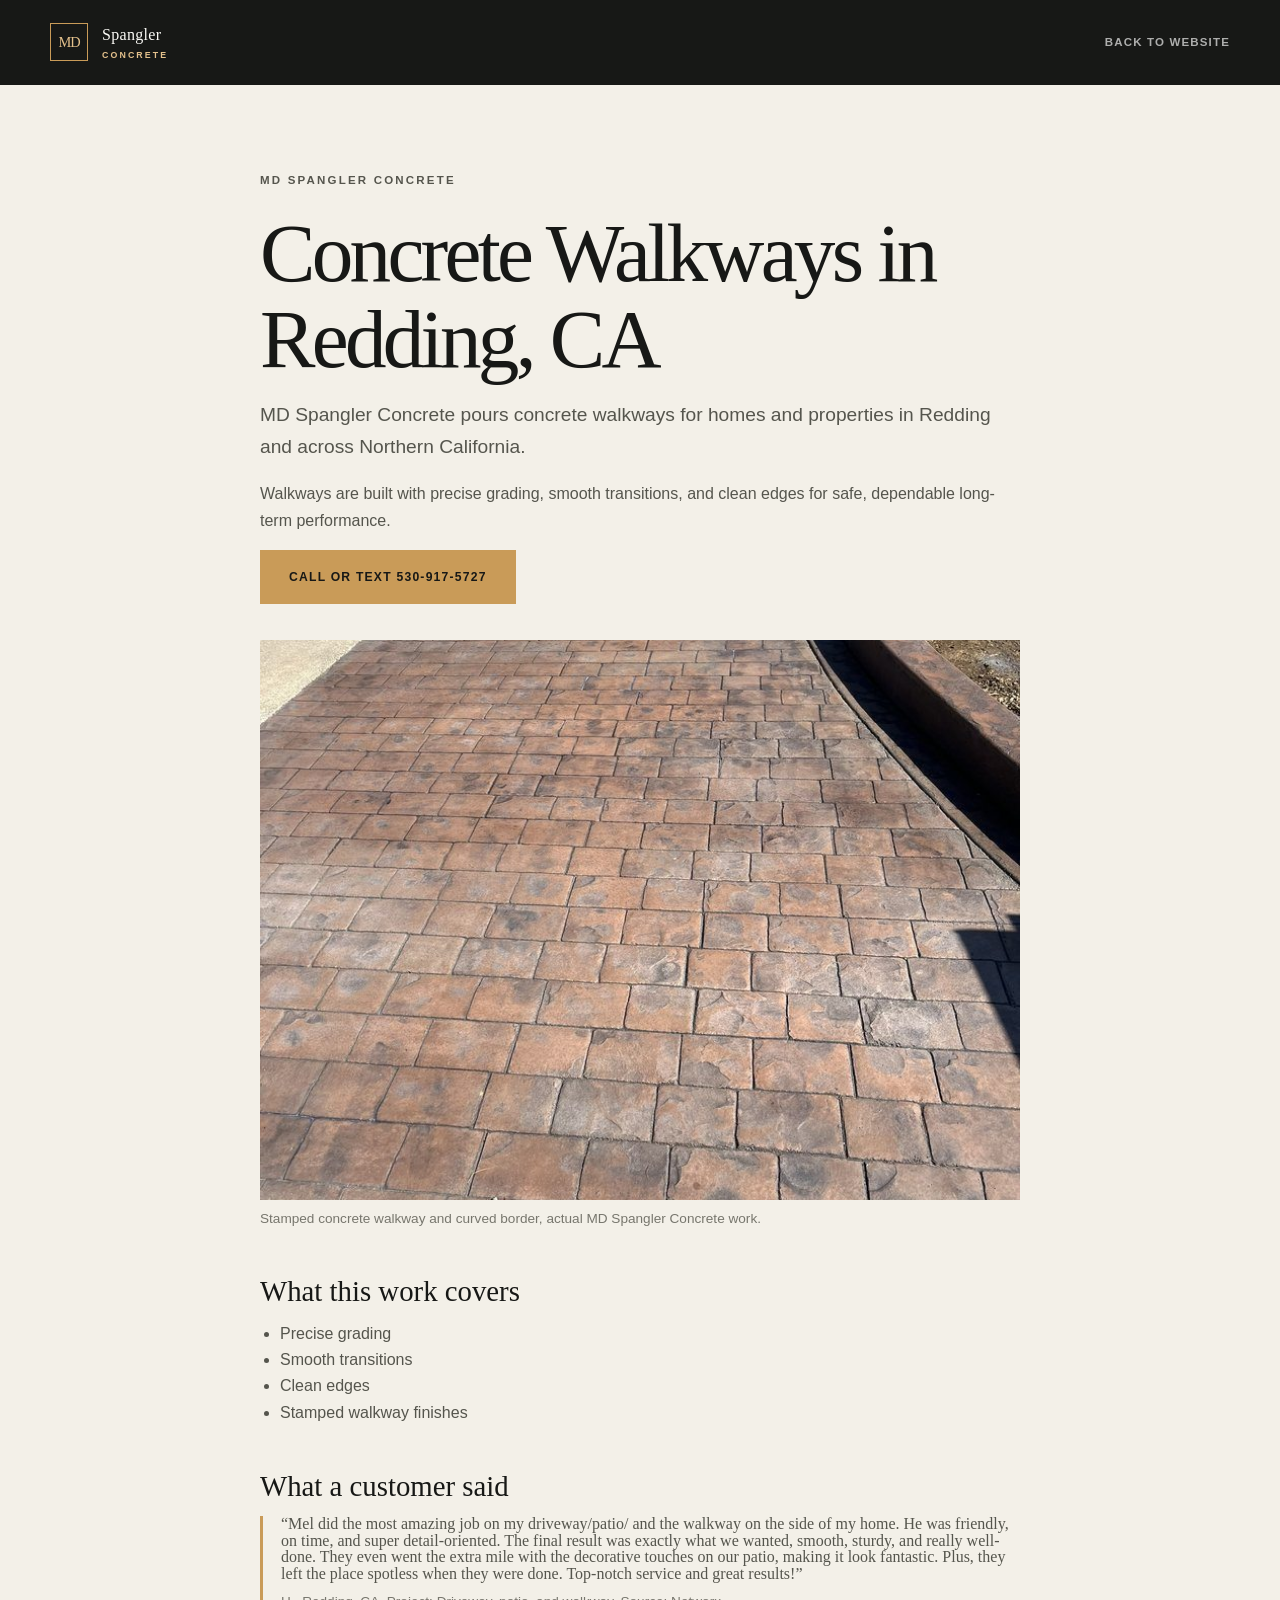
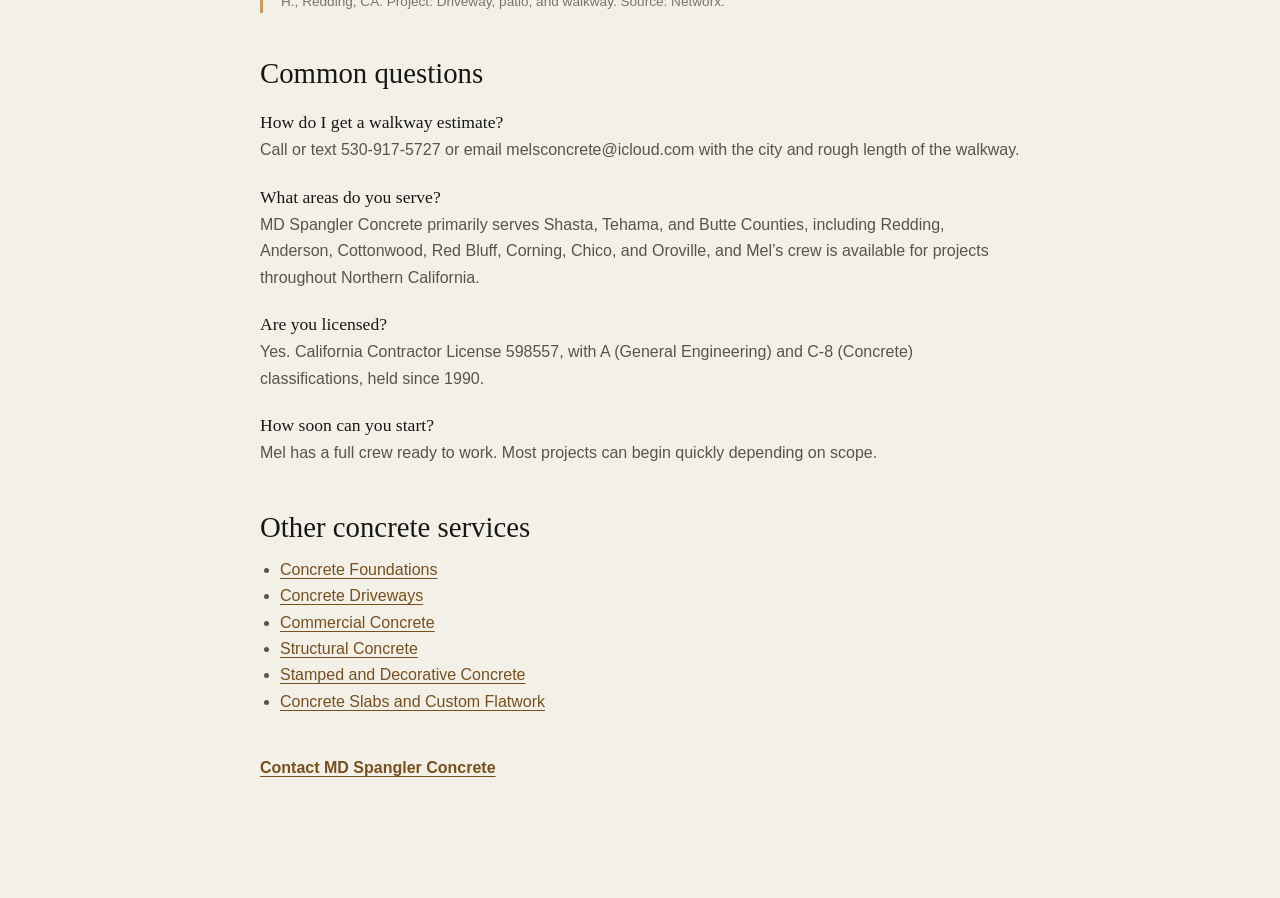
<file: concrete-walkways.html>
<!doctype html>
<html lang="en">
<head>
  <meta charset="utf-8">
  <meta name="viewport" content="width=device-width, initial-scale=1">
  <meta name="robots" content="index, follow">
  <meta name="description" content="MD Spangler Concrete pours concrete walkways for homes and properties in Redding and across Northern California. Call or text 530-917-5727.">
  <link rel="canonical" href="https://md-spangler-concrete.netlify.app/concrete-walkways">
  <meta property="og:type" content="website">
  <meta property="og:site_name" content="MD Spangler Concrete">
  <meta property="og:title" content="Concrete Walkways in Redding, CA | MD Spangler Concrete">
  <meta property="og:description" content="MD Spangler Concrete pours concrete walkways for homes and properties in Redding and across Northern California.">
  <meta property="og:url" content="https://md-spangler-concrete.netlify.app/concrete-walkways">
  <meta property="og:image" content="https://md-spangler-concrete.netlify.app/images/stamped-concrete-walkway.jpg">
  <meta property="og:image:alt" content="Stamped concrete walkway beside a curved decorative border.">
  <script type="application/ld+json">
{
  "@context": "https://schema.org",
  "@graph": [
    {
      "@type": "Service",
      "@id": "https://md-spangler-concrete.netlify.app/#walkways",
      "name": "Concrete Walkways",
      "url": "https://md-spangler-concrete.netlify.app/concrete-walkways",
      "description": "MD Spangler Concrete pours concrete walkways for homes and properties in Redding and across Northern California. Walkways are built with precise grading, smooth transitions, and clean edges for safe, dependable long-term performance.",
      "provider": {
        "@type": [
          "HomeAndConstructionBusiness",
          "LocalBusiness"
        ],
        "@id": "https://md-spangler-concrete.netlify.app/#business",
        "name": "MD Spangler Concrete",
        "url": "https://md-spangler-concrete.netlify.app/",
        "telephone": "+1-530-917-5727",
        "email": "melsconcrete@icloud.com"
      },
      "areaServed": {
        "@type": "AdministrativeArea",
        "name": "Northern California"
      }
    },
    {
      "@type": "BreadcrumbList",
      "itemListElement": [
        {
          "@type": "ListItem",
          "position": 1,
          "name": "Home",
          "item": "https://md-spangler-concrete.netlify.app/"
        },
        {
          "@type": "ListItem",
          "position": 2,
          "name": "Concrete Walkways",
          "item": "https://md-spangler-concrete.netlify.app/concrete-walkways"
        }
      ]
    },
    {
      "@type": "FAQPage",
      "@id": "https://md-spangler-concrete.netlify.app/concrete-walkways#faq",
      "mainEntity": [
        {
          "@type": "Question",
          "name": "How do I get a walkway estimate?",
          "acceptedAnswer": {
            "@type": "Answer",
            "text": "Call or text 530-917-5727 or email melsconcrete@icloud.com with the city and rough length of the walkway."
          }
        },
        {
          "@type": "Question",
          "name": "What areas do you serve?",
          "acceptedAnswer": {
            "@type": "Answer",
            "text": "MD Spangler Concrete primarily serves Shasta, Tehama, and Butte Counties, including Redding, Anderson, Cottonwood, Red Bluff, Corning, Chico, and Oroville, and Mel’s crew is available for projects throughout Northern California."
          }
        },
        {
          "@type": "Question",
          "name": "Are you licensed?",
          "acceptedAnswer": {
            "@type": "Answer",
            "text": "Yes. California Contractor License 598557, with A (General Engineering) and C-8 (Concrete) classifications, held since 1990."
          }
        },
        {
          "@type": "Question",
          "name": "How soon can you start?",
          "acceptedAnswer": {
            "@type": "Answer",
            "text": "Mel has a full crew ready to work. Most projects can begin quickly depending on scope."
          }
        }
      ]
    }
  ]
}
  </script>
  <title>Concrete Walkways in Redding, CA | MD Spangler Concrete</title>
  <link rel="stylesheet" href="style.css">
</head>
<body class="privacy-page">
  <header class="privacy-header">
    <div class="privacy-header__inner">
      <a aria-label="MD Spangler Concrete home" class="brand brand--footer" href="/">
        <span class="brand__mark">MD</span>
        <span class="brand__name">Spangler <b>Concrete</b></span>
      </a>
      <a class="privacy-header__back" href="/">Back to website</a>
    </div>
  </header>

  <main class="privacy-content service-page">
    <p class="eyebrow eyebrow--dark">MD Spangler Concrete</p>
    <h1>Concrete Walkways in Redding, CA</h1>
    <p class="service-page__lead">MD Spangler Concrete pours concrete walkways for homes and properties in Redding and across Northern California.</p>
    <p>Walkways are built with precise grading, smooth transitions, and clean edges for safe, dependable long-term performance.</p>
    <p class="service-page__actions"><a class="button button--primary" href="tel:+15309175727">Call or text 530-917-5727</a></p>

    <figure class="service-page__image">
      <img src="images/stamped-concrete-walkway.jpg" alt="Stamped concrete walkway beside a curved decorative border." width="750" height="1000" decoding="async">
      <figcaption>Stamped concrete walkway and curved border, actual MD Spangler Concrete work.</figcaption>
    </figure>

    <h2>What this work covers</h2>
    <ul>
      <li>Precise grading</li>
      <li>Smooth transitions</li>
      <li>Clean edges</li>
      <li>Stamped walkway finishes</li>
    </ul>

    <h2>What a customer said</h2>
    <figure class="service-review">
      <blockquote>“Mel did the most amazing job on my driveway/patio/ and the walkway on the side of my home. He was friendly, on time, and super detail-oriented. The final result was exactly what we wanted, smooth, sturdy, and really well-done. They even went the extra mile with the decorative touches on our patio, making it look fantastic. Plus, they left the place spotless when they were done. Top-notch service and great results!”</blockquote>
      <figcaption>H., Redding, CA. Project: Driveway, patio, and walkway. Source: Networx.</figcaption>
    </figure>

    <h2>Common questions</h2>
    <h3>How do I get a walkway estimate?</h3>
    <p>Call or text 530-917-5727 or email melsconcrete@icloud.com with the city and rough length of the walkway.</p>
    <h3>What areas do you serve?</h3>
    <p>MD Spangler Concrete primarily serves Shasta, Tehama, and Butte Counties, including Redding, Anderson, Cottonwood, Red Bluff, Corning, Chico, and Oroville, and Mel’s crew is available for projects throughout Northern California.</p>
    <h3>Are you licensed?</h3>
    <p>Yes. California Contractor License 598557, with A (General Engineering) and C-8 (Concrete) classifications, held since 1990.</p>
    <h3>How soon can you start?</h3>
    <p>Mel has a full crew ready to work. Most projects can begin quickly depending on scope.</p>

    <h2>Other concrete services</h2>
    <ul>
      <li><a href="concrete-foundations.html">Concrete Foundations</a></li>
      <li><a href="concrete-driveways.html">Concrete Driveways</a></li>
      <li><a href="commercial-concrete.html">Commercial Concrete</a></li>
      <li><a href="structural-concrete.html">Structural Concrete</a></li>
      <li><a href="stamped-decorative-concrete.html">Stamped and Decorative Concrete</a></li>
      <li><a href="concrete-slabs-flatwork.html">Concrete Slabs and Custom Flatwork</a></li>
    </ul>

    <p class="service-page__contact"><a href="contact.html">Contact MD Spangler Concrete</a></p>
  </main>
</body>
</html>
</file>
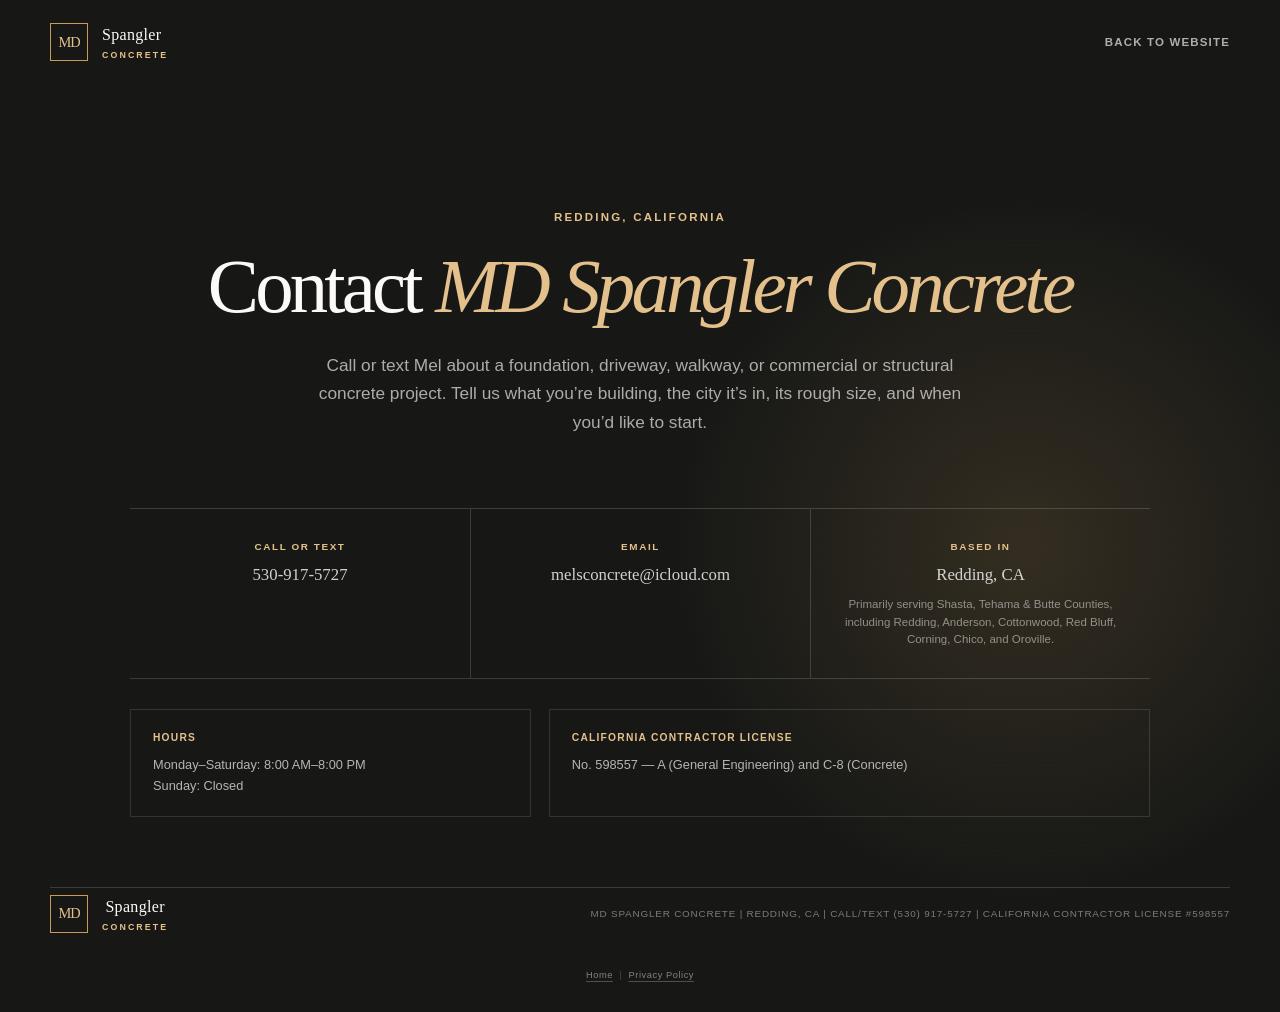
<file: contact.html>
<!doctype html>
<html lang="en">
<head>
  <meta charset="utf-8">
  <meta name="viewport" content="width=device-width, initial-scale=1">
  <meta name="robots" content="index, follow">
  <meta name="description" content="Contact MD Spangler Concrete in Redding, CA. Call or text 530-917-5727 or email melsconcrete@icloud.com. Open Monday to Saturday, 8 AM to 8 PM. California Contractor License 598557.">
  <link rel="canonical" href="https://md-spangler-concrete.netlify.app/contact">
  <meta property="og:type" content="website">
  <meta property="og:site_name" content="MD Spangler Concrete">
  <meta property="og:title" content="Contact MD Spangler Concrete | Redding, CA">
  <meta property="og:description" content="Call or text 530-917-5727 about your concrete project in Shasta, Tehama, or Butte County.">
  <meta property="og:url" content="https://md-spangler-concrete.netlify.app/contact">
  <meta property="og:image" content="https://md-spangler-concrete.netlify.app/images/md-spangler-large-concrete-pour.webp">
  <meta property="og:image:alt" content="MD Spangler Concrete crew completing a large concrete pour in Northern California.">
  <script type="application/ld+json">
  {
    "@context": "https://schema.org",
    "@graph": [
      {
        "@type": "ContactPage",
        "@id": "https://md-spangler-concrete.netlify.app/contact#webpage",
        "url": "https://md-spangler-concrete.netlify.app/contact",
        "name": "Contact MD Spangler Concrete",
        "about": { "@id": "https://md-spangler-concrete.netlify.app/#business" }
      },
      {
        "@type": ["HomeAndConstructionBusiness", "LocalBusiness"],
        "@id": "https://md-spangler-concrete.netlify.app/#business",
        "name": "MD Spangler Concrete",
        "url": "https://md-spangler-concrete.netlify.app/",
        "telephone": "+1-530-917-5727",
        "email": "melsconcrete@icloud.com",
        "address": {
          "@type": "PostalAddress",
          "addressLocality": "Redding",
          "addressRegion": "CA",
          "addressCountry": "US"
        },
        "openingHoursSpecification": {
          "@type": "OpeningHoursSpecification",
          "dayOfWeek": ["Monday", "Tuesday", "Wednesday", "Thursday", "Friday", "Saturday"],
          "opens": "08:00",
          "closes": "20:00"
        },
        "identifier": {
          "@type": "PropertyValue",
          "propertyID": "CSLB License",
          "value": "598557"
        }
      }
    ]
  }
  </script>
  <title>Contact MD Spangler Concrete | Redding, CA</title>
  <link rel="stylesheet" href="style.css">
</head>
<body>
  <header class="privacy-header">
    <div class="privacy-header__inner">
      <a aria-label="MD Spangler Concrete home" class="brand brand--footer" href="/">
        <span class="brand__mark">MD</span>
        <span class="brand__name">Spangler <b>Concrete</b></span>
      </a>
      <a class="privacy-header__back" href="/">Back to website</a>
    </div>
  </header>

  <main>
    <section class="contact" aria-labelledby="contact-title">
      <div class="contact__texture" aria-hidden="true"></div>
      <div class="section-shell contact__inner">
        <p class="eyebrow">Redding, California</p>
        <h1 id="contact-title">Contact <em>MD Spangler Concrete</em></h1>
        <p class="contact__lead">Call or text Mel about a foundation, driveway, walkway, or commercial or structural concrete project. Tell us what you’re building, the city it’s in, its rough size, and when you’d like to start.</p>

        <div class="contact__details">
          <div>
            <p>Call or text</p>
            <a href="tel:+15309175727">530-917-5727</a>
          </div>
          <div>
            <p>Email</p>
            <a href="mailto:melsconcrete@icloud.com">melsconcrete@icloud.com</a>
          </div>
          <div>
            <p>Based in</p>
            <address>Redding, CA</address>
            <span class="contact__service-area">Primarily serving Shasta, Tehama &amp; Butte Counties, including Redding, Anderson, Cottonwood, Red Bluff, Corning, Chico, and Oroville.</span>
          </div>
        </div>

        <div class="contact__facts">
          <p><strong>Hours</strong><span>Monday–Saturday: 8:00 AM–8:00 PM</span><span>Sunday: Closed</span></p>
          <p><strong>California Contractor License</strong><span>No. 598557 — A (General Engineering) and C-8 (Concrete)</span></p>
        </div>

        <footer>
          <a class="brand brand--footer" href="/" aria-label="MD Spangler Concrete home">
            <span class="brand__mark">MD</span>
            <span class="brand__name">Spangler <b>Concrete</b></span>
          </a>
          <p>MD Spangler Concrete | Redding, CA | Call/Text (530) 917-5727 | California Contractor License #598557</p>
          <div class="footer-credit">
            <p class="footer-attribution"><a href="/">Home</a><span aria-hidden="true"> | </span><a href="privacy.html">Privacy Policy</a></p>
          </div>
        </footer>
      </div>
    </section>
  </main>
</body>
</html>
</file>
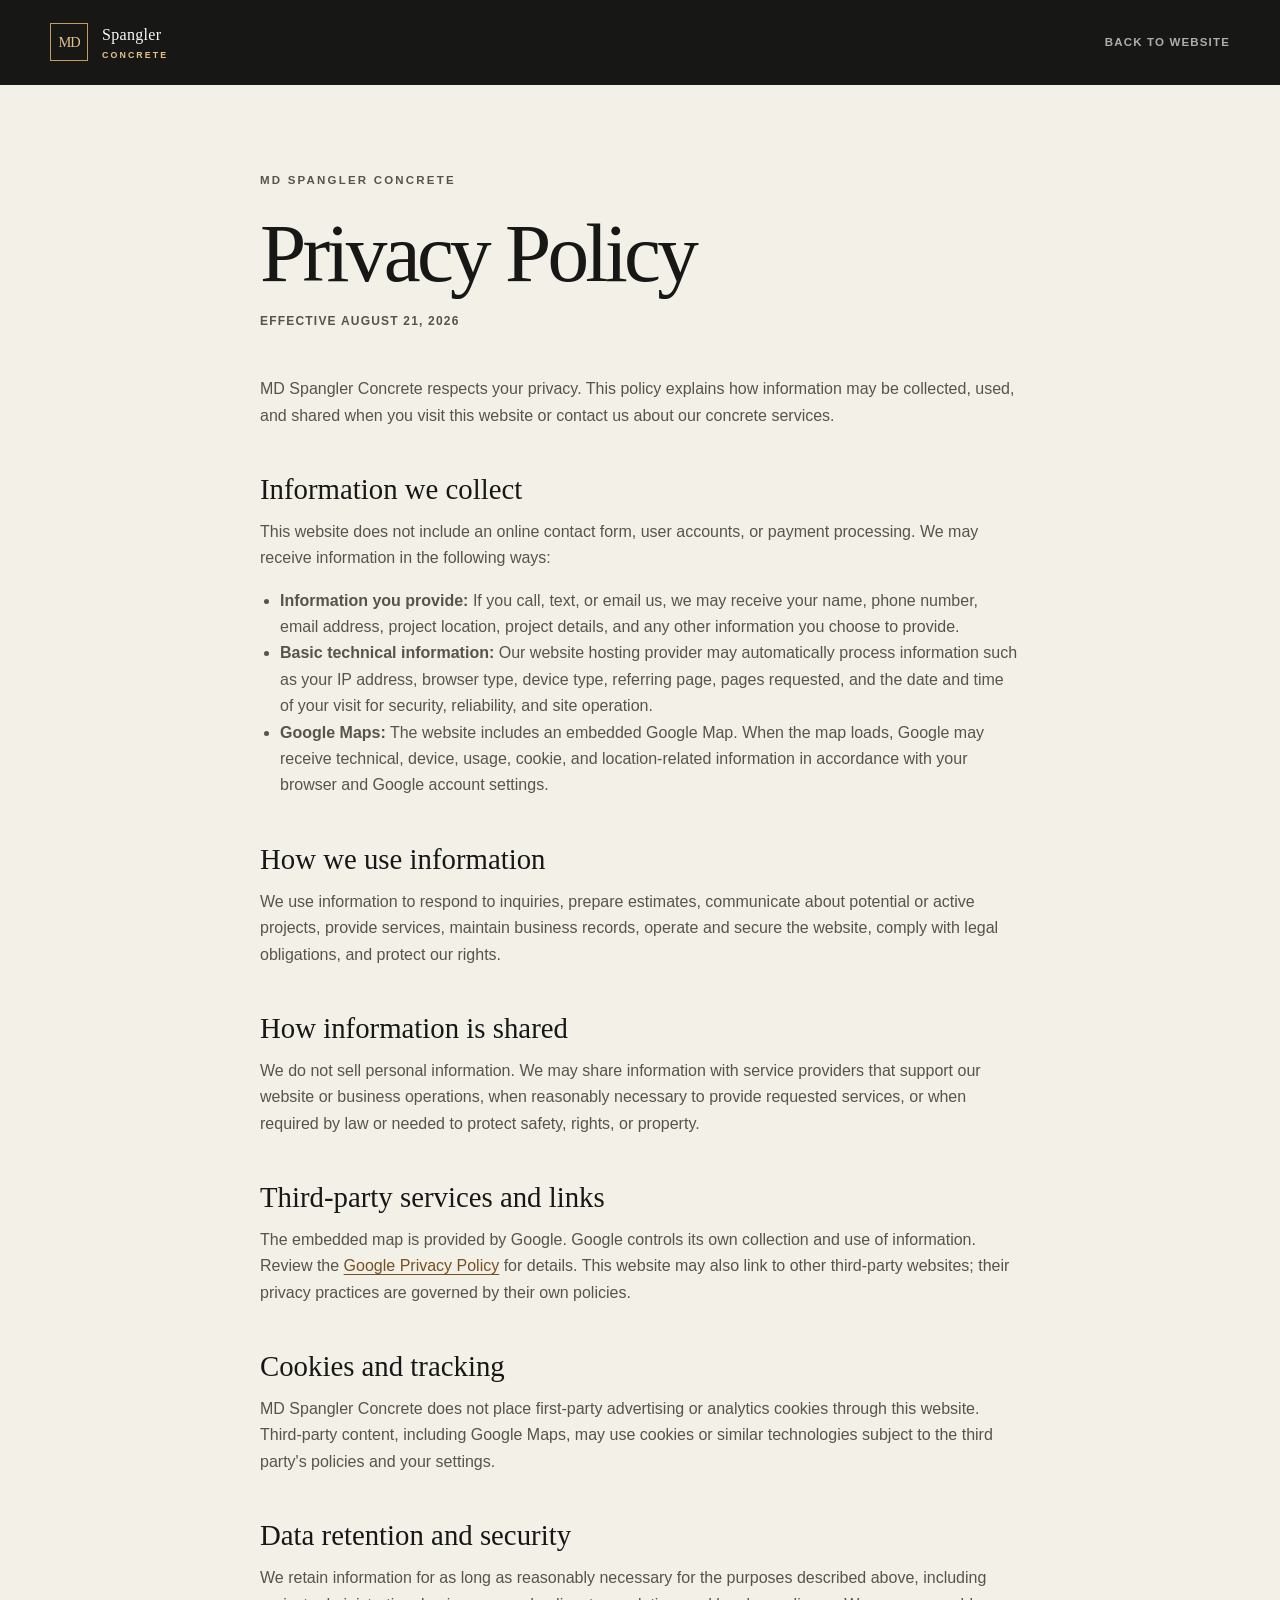
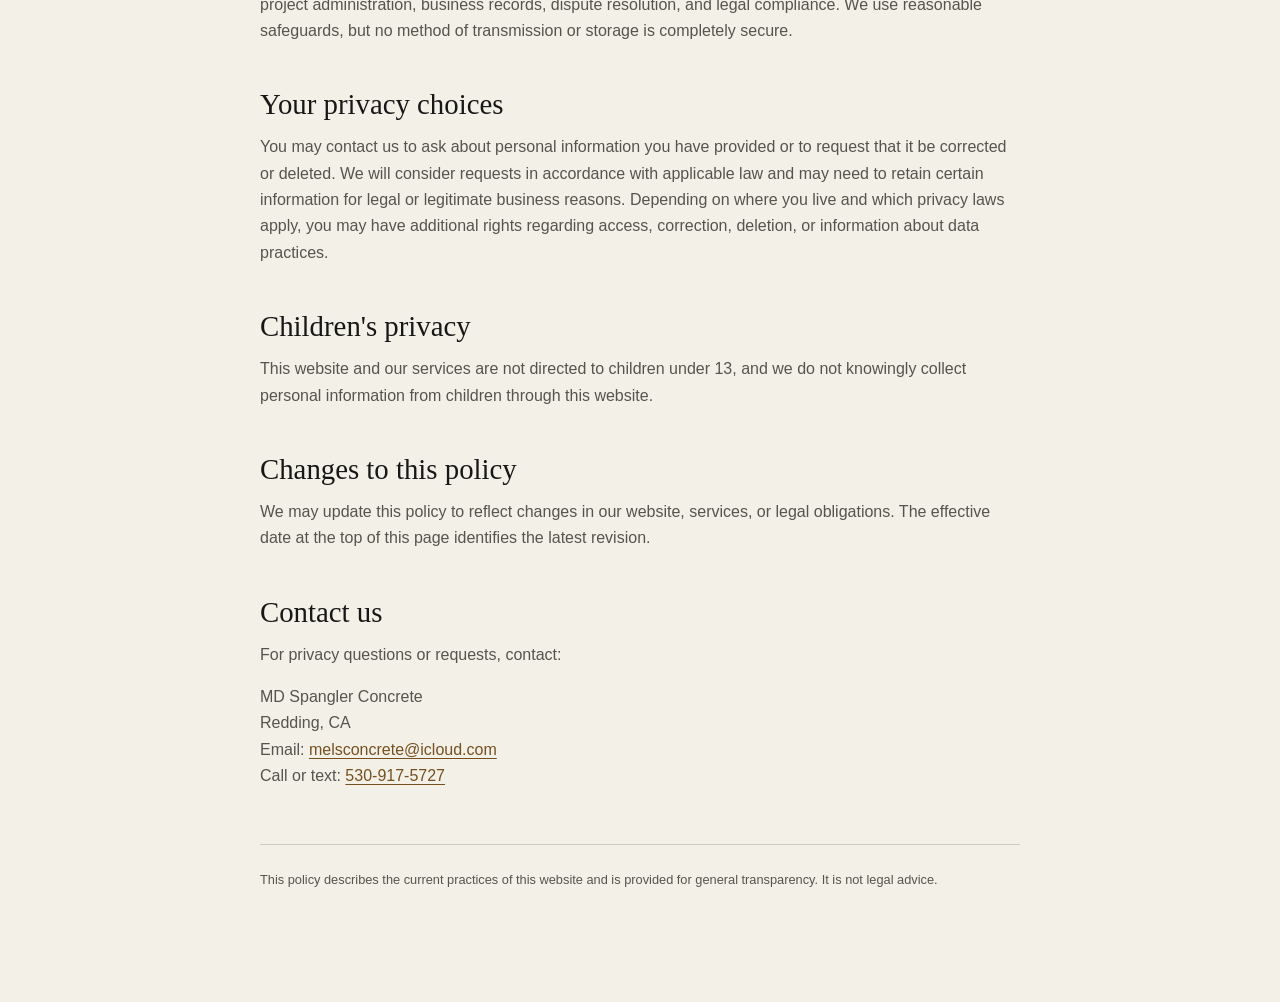
<file: privacy.html>
<!doctype html>
<html lang="en">
<head>
  <meta charset="utf-8">
  <meta name="viewport" content="width=device-width, initial-scale=1">
  <meta name="description" content="Privacy policy for the MD Spangler Concrete website.">
  <link rel="canonical" href="https://md-spangler-concrete.netlify.app/privacy.html">
  <title>Privacy Policy | MD Spangler Concrete</title>
  <link rel="stylesheet" href="style.css">
</head>
<body class="privacy-page">
  <header class="privacy-header">
    <div class="privacy-header__inner">
      <a class="brand brand--footer" href="index.html" aria-label="MD Spangler Concrete home">
        <span class="brand__mark">MD</span>
        <span class="brand__name">Spangler <b>Concrete</b></span>
      </a>
      <a class="privacy-header__back" href="index.html">Back to website</a>
    </div>
  </header>

  <main class="privacy-content">
    <p class="eyebrow eyebrow--dark">MD Spangler Concrete</p>
    <h1>Privacy Policy</h1>
    <p class="privacy-effective">Effective August 21, 2026</p>

    <p>MD Spangler Concrete respects your privacy. This policy explains how information may be collected, used, and shared when you visit this website or contact us about our concrete services.</p>

    <h2>Information we collect</h2>
    <p>This website does not include an online contact form, user accounts, or payment processing. We may receive information in the following ways:</p>
    <ul>
      <li><strong>Information you provide:</strong> If you call, text, or email us, we may receive your name, phone number, email address, project location, project details, and any other information you choose to provide.</li>
      <li><strong>Basic technical information:</strong> Our website hosting provider may automatically process information such as your IP address, browser type, device type, referring page, pages requested, and the date and time of your visit for security, reliability, and site operation.</li>
      <li><strong>Google Maps:</strong> The website includes an embedded Google Map. When the map loads, Google may receive technical, device, usage, cookie, and location-related information in accordance with your browser and Google account settings.</li>
    </ul>

    <h2>How we use information</h2>
    <p>We use information to respond to inquiries, prepare estimates, communicate about potential or active projects, provide services, maintain business records, operate and secure the website, comply with legal obligations, and protect our rights.</p>

    <h2>How information is shared</h2>
    <p>We do not sell personal information. We may share information with service providers that support our website or business operations, when reasonably necessary to provide requested services, or when required by law or needed to protect safety, rights, or property.</p>

    <h2>Third-party services and links</h2>
    <p>The embedded map is provided by Google. Google controls its own collection and use of information. Review the <a href="https://policies.google.com/privacy">Google Privacy Policy</a> for details. This website may also link to other third-party websites; their privacy practices are governed by their own policies.</p>

    <h2>Cookies and tracking</h2>
    <p>MD Spangler Concrete does not place first-party advertising or analytics cookies through this website. Third-party content, including Google Maps, may use cookies or similar technologies subject to the third party's policies and your settings.</p>

    <h2>Data retention and security</h2>
    <p>We retain information for as long as reasonably necessary for the purposes described above, including project administration, business records, dispute resolution, and legal compliance. We use reasonable safeguards, but no method of transmission or storage is completely secure.</p>

    <h2>Your privacy choices</h2>
    <p>You may contact us to ask about personal information you have provided or to request that it be corrected or deleted. We will consider requests in accordance with applicable law and may need to retain certain information for legal or legitimate business reasons. Depending on where you live and which privacy laws apply, you may have additional rights regarding access, correction, deletion, or information about data practices.</p>

    <h2>Children's privacy</h2>
    <p>This website and our services are not directed to children under 13, and we do not knowingly collect personal information from children through this website.</p>

    <h2>Changes to this policy</h2>
    <p>We may update this policy to reflect changes in our website, services, or legal obligations. The effective date at the top of this page identifies the latest revision.</p>

    <h2>Contact us</h2>
    <p>For privacy questions or requests, contact:</p>
    <p>MD Spangler Concrete<br>Redding, CA<br>Email: <a href="mailto:melsconcrete@icloud.com">melsconcrete@icloud.com</a><br>Call or text: <a href="tel:+15309175727">530-917-5727</a></p>

    <p class="privacy-note">This policy describes the current practices of this website and is provided for general transparency. It is not legal advice.</p>
  </main>
</body>
</html>
</file>
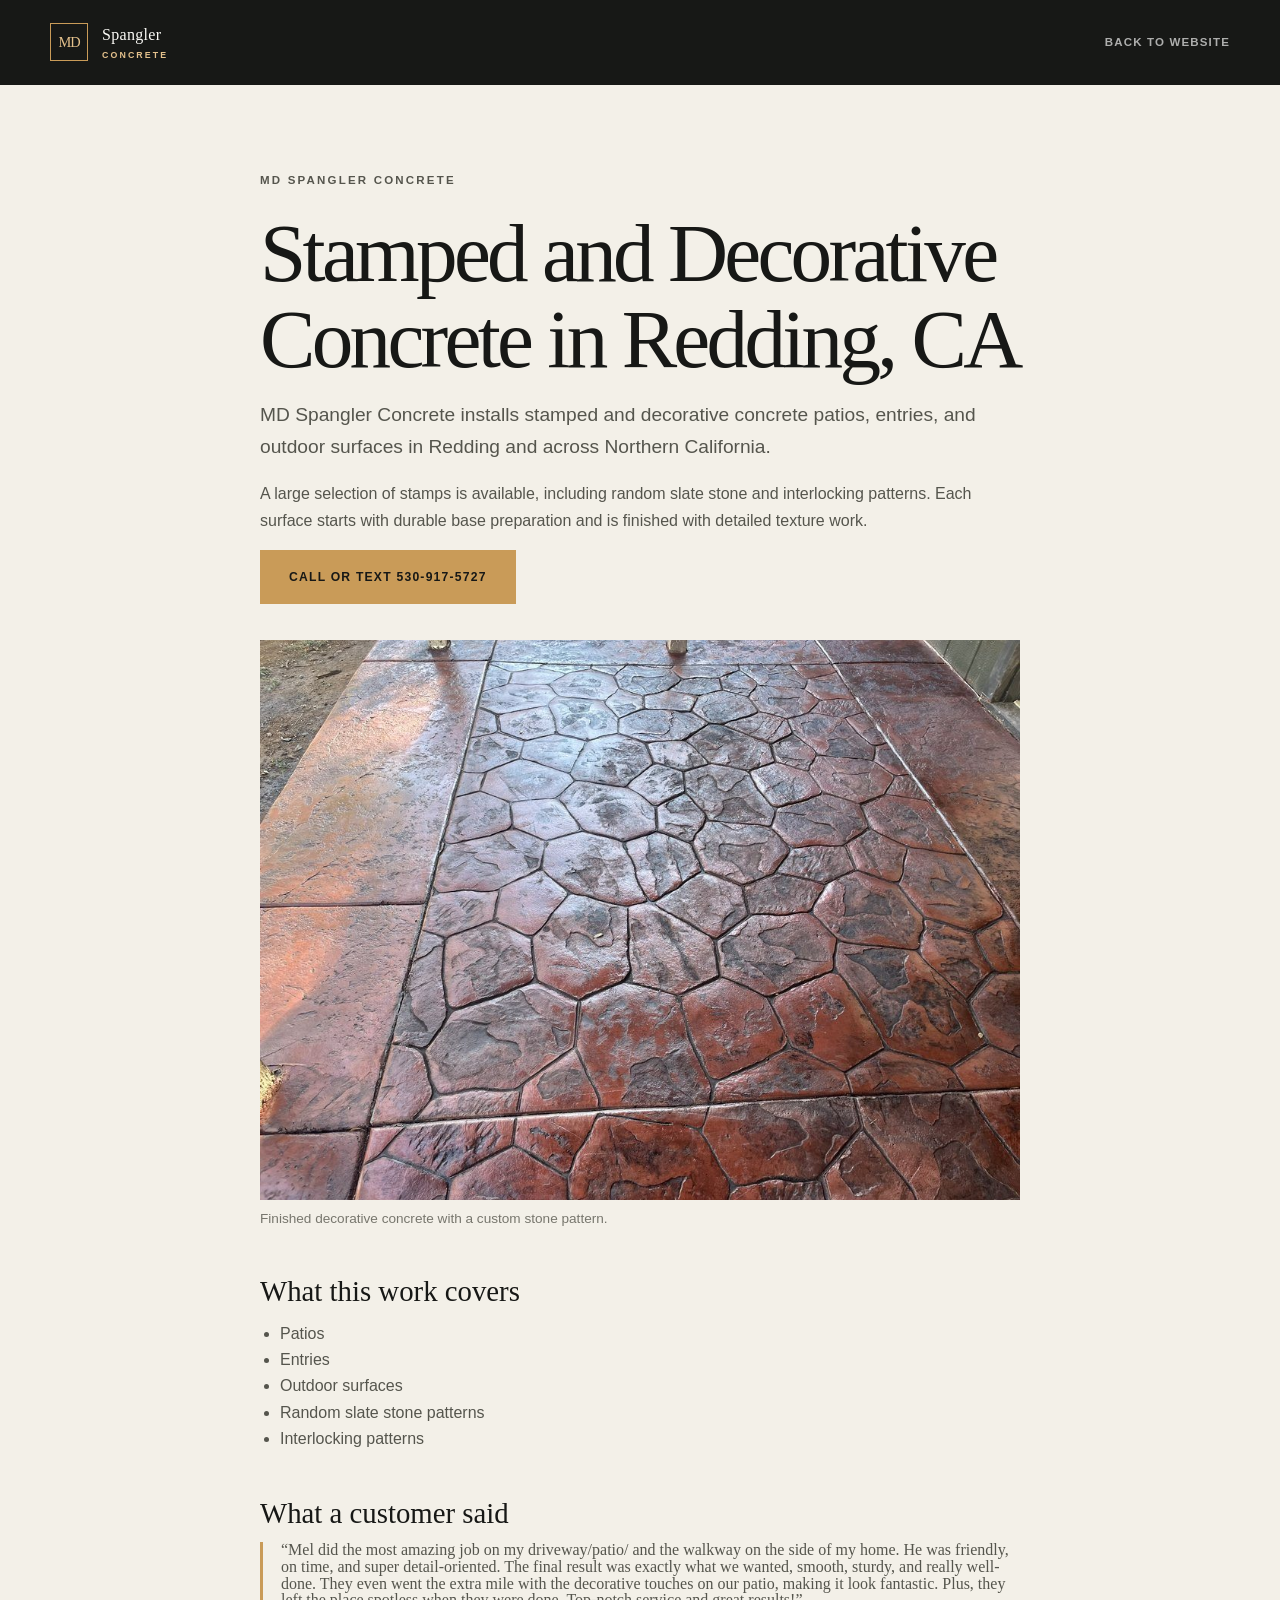
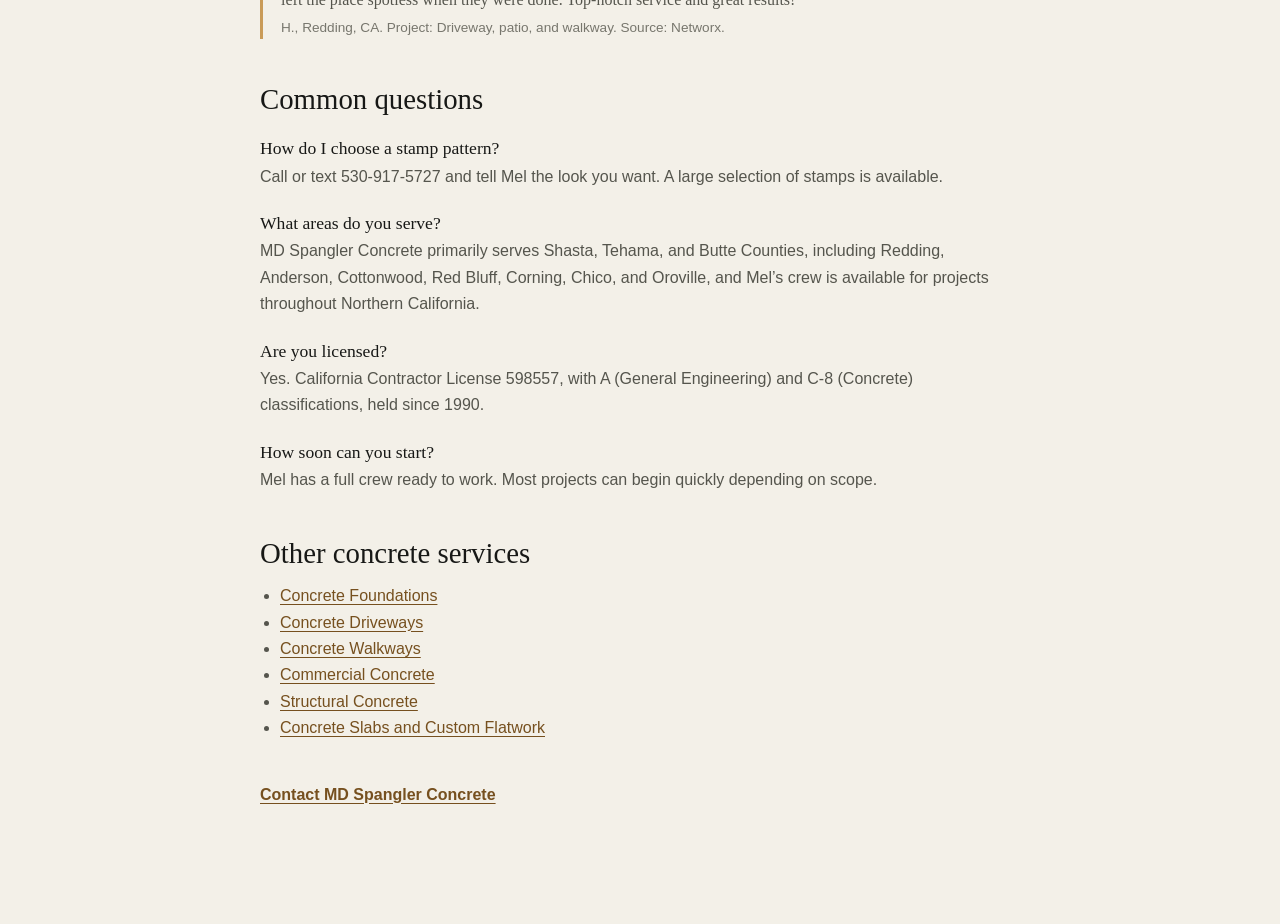
<file: stamped-decorative-concrete.html>
<!doctype html>
<html lang="en">
<head>
  <meta charset="utf-8">
  <meta name="viewport" content="width=device-width, initial-scale=1">
  <meta name="robots" content="index, follow">
  <meta name="description" content="MD Spangler Concrete installs stamped and decorative concrete patios, entries, and outdoor surfaces in Redding and across Northern California. Call or text 530-917-5727.">
  <link rel="canonical" href="https://md-spangler-concrete.netlify.app/stamped-decorative-concrete">
  <meta property="og:type" content="website">
  <meta property="og:site_name" content="MD Spangler Concrete">
  <meta property="og:title" content="Stamped and Decorative Concrete in Redding, CA | MD Spangler Concrete">
  <meta property="og:description" content="MD Spangler Concrete installs stamped and decorative concrete patios, entries, and outdoor surfaces in Redding and across Northern California.">
  <meta property="og:url" content="https://md-spangler-concrete.netlify.app/stamped-decorative-concrete">
  <meta property="og:image" content="https://md-spangler-concrete.netlify.app/images/decorative-stone-pattern-concrete.jpg">
  <meta property="og:image:alt" content="Close view of finished colored concrete with a decorative random-stone pattern and textured border.">
  <script type="application/ld+json">
{
  "@context": "https://schema.org",
  "@graph": [
    {
      "@type": "Service",
      "@id": "https://md-spangler-concrete.netlify.app/stamped-decorative-concrete#service",
      "name": "Stamped and Decorative Concrete",
      "url": "https://md-spangler-concrete.netlify.app/stamped-decorative-concrete",
      "description": "MD Spangler Concrete installs stamped and decorative concrete patios, entries, and outdoor surfaces in Redding and across Northern California. A large selection of stamps is available, including random slate stone and interlocking patterns. Each surface starts with durable base preparation and is finished with detailed texture work.",
      "provider": {
        "@type": [
          "HomeAndConstructionBusiness",
          "LocalBusiness"
        ],
        "@id": "https://md-spangler-concrete.netlify.app/#business",
        "name": "MD Spangler Concrete",
        "url": "https://md-spangler-concrete.netlify.app/",
        "telephone": "+1-530-917-5727",
        "email": "melsconcrete@icloud.com"
      },
      "areaServed": {
        "@type": "AdministrativeArea",
        "name": "Northern California"
      }
    },
    {
      "@type": "BreadcrumbList",
      "itemListElement": [
        {
          "@type": "ListItem",
          "position": 1,
          "name": "Home",
          "item": "https://md-spangler-concrete.netlify.app/"
        },
        {
          "@type": "ListItem",
          "position": 2,
          "name": "Stamped and Decorative Concrete",
          "item": "https://md-spangler-concrete.netlify.app/stamped-decorative-concrete"
        }
      ]
    },
    {
      "@type": "FAQPage",
      "@id": "https://md-spangler-concrete.netlify.app/stamped-decorative-concrete#faq",
      "mainEntity": [
        {
          "@type": "Question",
          "name": "How do I choose a stamp pattern?",
          "acceptedAnswer": {
            "@type": "Answer",
            "text": "Call or text 530-917-5727 and tell Mel the look you want. A large selection of stamps is available."
          }
        },
        {
          "@type": "Question",
          "name": "What areas do you serve?",
          "acceptedAnswer": {
            "@type": "Answer",
            "text": "MD Spangler Concrete primarily serves Shasta, Tehama, and Butte Counties, including Redding, Anderson, Cottonwood, Red Bluff, Corning, Chico, and Oroville, and Mel’s crew is available for projects throughout Northern California."
          }
        },
        {
          "@type": "Question",
          "name": "Are you licensed?",
          "acceptedAnswer": {
            "@type": "Answer",
            "text": "Yes. California Contractor License 598557, with A (General Engineering) and C-8 (Concrete) classifications, held since 1990."
          }
        },
        {
          "@type": "Question",
          "name": "How soon can you start?",
          "acceptedAnswer": {
            "@type": "Answer",
            "text": "Mel has a full crew ready to work. Most projects can begin quickly depending on scope."
          }
        }
      ]
    }
  ]
}
  </script>
  <title>Stamped and Decorative Concrete in Redding, CA | MD Spangler Concrete</title>
  <link rel="stylesheet" href="style.css">
</head>
<body class="privacy-page">
  <header class="privacy-header">
    <div class="privacy-header__inner">
      <a aria-label="MD Spangler Concrete home" class="brand brand--footer" href="/">
        <span class="brand__mark">MD</span>
        <span class="brand__name">Spangler <b>Concrete</b></span>
      </a>
      <a class="privacy-header__back" href="/">Back to website</a>
    </div>
  </header>

  <main class="privacy-content service-page">
    <p class="eyebrow eyebrow--dark">MD Spangler Concrete</p>
    <h1>Stamped and Decorative Concrete in Redding, CA</h1>
    <p class="service-page__lead">MD Spangler Concrete installs stamped and decorative concrete patios, entries, and outdoor surfaces in Redding and across Northern California.</p>
    <p>A large selection of stamps is available, including random slate stone and interlocking patterns. Each surface starts with durable base preparation and is finished with detailed texture work.</p>
    <p class="service-page__actions"><a class="button button--primary" href="tel:+15309175727">Call or text 530-917-5727</a></p>

    <figure class="service-page__image">
      <img src="images/decorative-stone-pattern-concrete.jpg" alt="Close view of finished colored concrete with a decorative random-stone pattern and textured border." width="1000" height="750" decoding="async">
      <figcaption>Finished decorative concrete with a custom stone pattern.</figcaption>
    </figure>

    <h2>What this work covers</h2>
    <ul>
      <li>Patios</li>
      <li>Entries</li>
      <li>Outdoor surfaces</li>
      <li>Random slate stone patterns</li>
      <li>Interlocking patterns</li>
    </ul>

    <h2>What a customer said</h2>
    <figure class="service-review">
      <blockquote>“Mel did the most amazing job on my driveway/patio/ and the walkway on the side of my home. He was friendly, on time, and super detail-oriented. The final result was exactly what we wanted, smooth, sturdy, and really well-done. They even went the extra mile with the decorative touches on our patio, making it look fantastic. Plus, they left the place spotless when they were done. Top-notch service and great results!”</blockquote>
      <figcaption>H., Redding, CA. Project: Driveway, patio, and walkway. Source: Networx.</figcaption>
    </figure>

    <h2>Common questions</h2>
    <h3>How do I choose a stamp pattern?</h3>
    <p>Call or text 530-917-5727 and tell Mel the look you want. A large selection of stamps is available.</p>
    <h3>What areas do you serve?</h3>
    <p>MD Spangler Concrete primarily serves Shasta, Tehama, and Butte Counties, including Redding, Anderson, Cottonwood, Red Bluff, Corning, Chico, and Oroville, and Mel’s crew is available for projects throughout Northern California.</p>
    <h3>Are you licensed?</h3>
    <p>Yes. California Contractor License 598557, with A (General Engineering) and C-8 (Concrete) classifications, held since 1990.</p>
    <h3>How soon can you start?</h3>
    <p>Mel has a full crew ready to work. Most projects can begin quickly depending on scope.</p>

    <h2>Other concrete services</h2>
    <ul>
      <li><a href="concrete-foundations.html">Concrete Foundations</a></li>
      <li><a href="concrete-driveways.html">Concrete Driveways</a></li>
      <li><a href="concrete-walkways.html">Concrete Walkways</a></li>
      <li><a href="commercial-concrete.html">Commercial Concrete</a></li>
      <li><a href="structural-concrete.html">Structural Concrete</a></li>
      <li><a href="concrete-slabs-flatwork.html">Concrete Slabs and Custom Flatwork</a></li>
    </ul>

    <p class="service-page__contact"><a href="contact.html">Contact MD Spangler Concrete</a></p>
  </main>
</body>
</html>
</file>
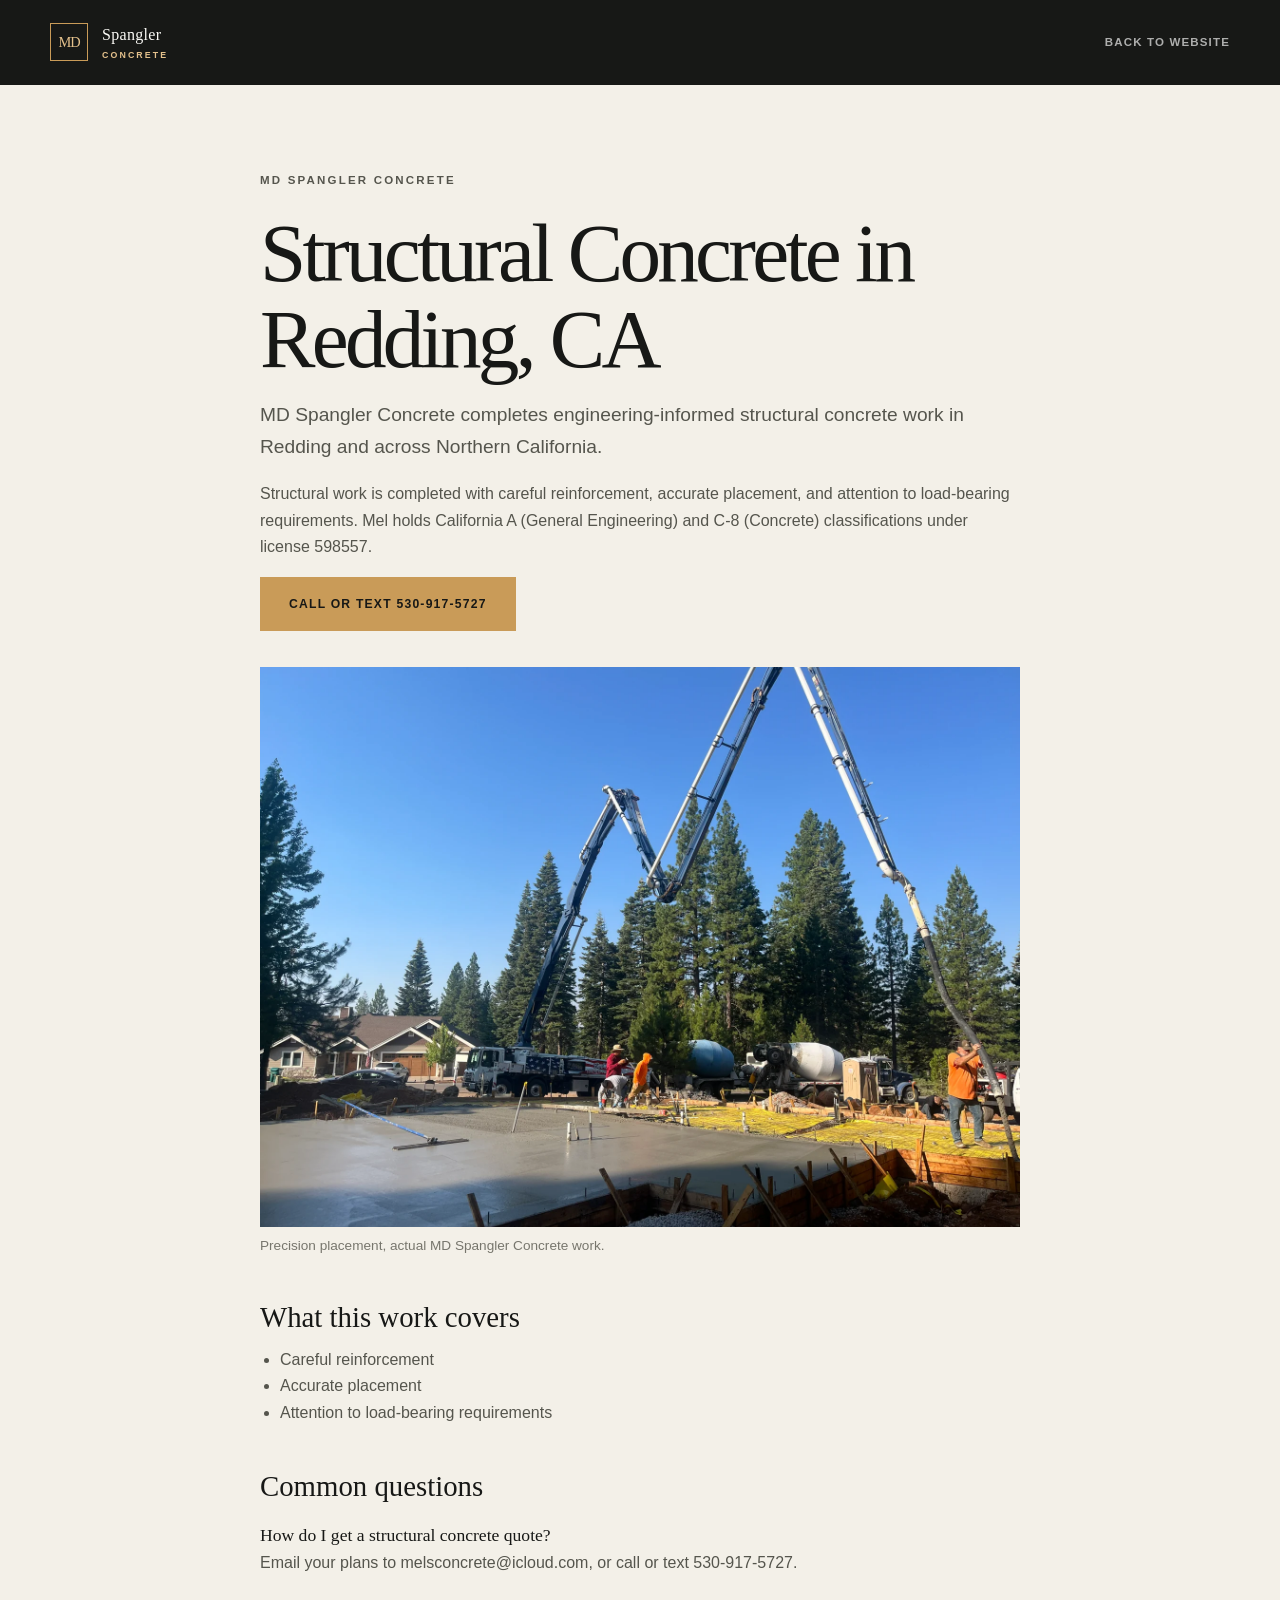
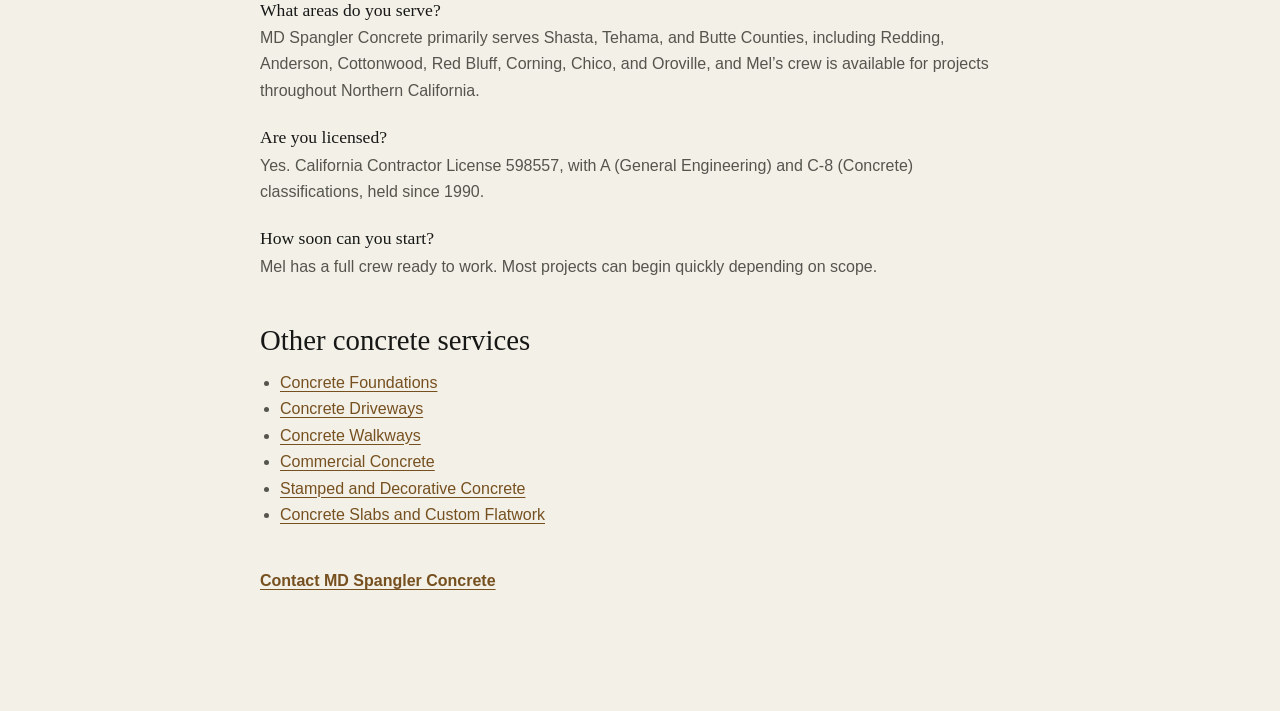
<file: structural-concrete.html>
<!doctype html>
<html lang="en">
<head>
  <meta charset="utf-8">
  <meta name="viewport" content="width=device-width, initial-scale=1">
  <meta name="robots" content="index, follow">
  <meta name="description" content="MD Spangler Concrete completes engineering-informed structural concrete work in Redding and across Northern California. Call or text 530-917-5727.">
  <link rel="canonical" href="https://md-spangler-concrete.netlify.app/structural-concrete">
  <meta property="og:type" content="website">
  <meta property="og:site_name" content="MD Spangler Concrete">
  <meta property="og:title" content="Structural Concrete in Redding, CA | MD Spangler Concrete">
  <meta property="og:description" content="MD Spangler Concrete completes engineering-informed structural concrete work in Redding and across Northern California.">
  <meta property="og:url" content="https://md-spangler-concrete.netlify.app/structural-concrete">
  <meta property="og:image" content="https://md-spangler-concrete.netlify.app/images/md-spangler-large-concrete-pour.webp">
  <meta property="og:image:alt" content="Large concrete placement in progress on an MD Spangler Concrete project.">
  <script type="application/ld+json">
{
  "@context": "https://schema.org",
  "@graph": [
    {
      "@type": "Service",
      "@id": "https://md-spangler-concrete.netlify.app/#structural-concrete",
      "name": "Structural Concrete",
      "url": "https://md-spangler-concrete.netlify.app/structural-concrete",
      "description": "MD Spangler Concrete completes engineering-informed structural concrete work in Redding and across Northern California. Structural work is completed with careful reinforcement, accurate placement, and attention to load-bearing requirements. Mel holds California A (General Engineering) and C-8 (Concrete) classifications under license 598557.",
      "provider": {
        "@type": [
          "HomeAndConstructionBusiness",
          "LocalBusiness"
        ],
        "@id": "https://md-spangler-concrete.netlify.app/#business",
        "name": "MD Spangler Concrete",
        "url": "https://md-spangler-concrete.netlify.app/",
        "telephone": "+1-530-917-5727",
        "email": "melsconcrete@icloud.com"
      },
      "areaServed": {
        "@type": "AdministrativeArea",
        "name": "Northern California"
      }
    },
    {
      "@type": "BreadcrumbList",
      "itemListElement": [
        {
          "@type": "ListItem",
          "position": 1,
          "name": "Home",
          "item": "https://md-spangler-concrete.netlify.app/"
        },
        {
          "@type": "ListItem",
          "position": 2,
          "name": "Structural Concrete",
          "item": "https://md-spangler-concrete.netlify.app/structural-concrete"
        }
      ]
    },
    {
      "@type": "FAQPage",
      "@id": "https://md-spangler-concrete.netlify.app/structural-concrete#faq",
      "mainEntity": [
        {
          "@type": "Question",
          "name": "How do I get a structural concrete quote?",
          "acceptedAnswer": {
            "@type": "Answer",
            "text": "Email your plans to melsconcrete@icloud.com, or call or text 530-917-5727."
          }
        },
        {
          "@type": "Question",
          "name": "What areas do you serve?",
          "acceptedAnswer": {
            "@type": "Answer",
            "text": "MD Spangler Concrete primarily serves Shasta, Tehama, and Butte Counties, including Redding, Anderson, Cottonwood, Red Bluff, Corning, Chico, and Oroville, and Mel’s crew is available for projects throughout Northern California."
          }
        },
        {
          "@type": "Question",
          "name": "Are you licensed?",
          "acceptedAnswer": {
            "@type": "Answer",
            "text": "Yes. California Contractor License 598557, with A (General Engineering) and C-8 (Concrete) classifications, held since 1990."
          }
        },
        {
          "@type": "Question",
          "name": "How soon can you start?",
          "acceptedAnswer": {
            "@type": "Answer",
            "text": "Mel has a full crew ready to work. Most projects can begin quickly depending on scope."
          }
        }
      ]
    }
  ]
}
  </script>
  <title>Structural Concrete in Redding, CA | MD Spangler Concrete</title>
  <link rel="stylesheet" href="style.css">
</head>
<body class="privacy-page">
  <header class="privacy-header">
    <div class="privacy-header__inner">
      <a aria-label="MD Spangler Concrete home" class="brand brand--footer" href="/">
        <span class="brand__mark">MD</span>
        <span class="brand__name">Spangler <b>Concrete</b></span>
      </a>
      <a class="privacy-header__back" href="/">Back to website</a>
    </div>
  </header>

  <main class="privacy-content service-page">
    <p class="eyebrow eyebrow--dark">MD Spangler Concrete</p>
    <h1>Structural Concrete in Redding, CA</h1>
    <p class="service-page__lead">MD Spangler Concrete completes engineering-informed structural concrete work in Redding and across Northern California.</p>
    <p>Structural work is completed with careful reinforcement, accurate placement, and attention to load-bearing requirements. Mel holds California A (General Engineering) and C-8 (Concrete) classifications under license 598557.</p>
    <p class="service-page__actions"><a class="button button--primary" href="tel:+15309175727">Call or text 530-917-5727</a></p>

    <figure class="service-page__image">
      <img src="images/md-spangler-large-concrete-pour.webp" alt="Large concrete placement in progress on an MD Spangler Concrete project." width="1600" height="1200" decoding="async">
      <figcaption>Precision placement, actual MD Spangler Concrete work.</figcaption>
    </figure>

    <h2>What this work covers</h2>
    <ul>
      <li>Careful reinforcement</li>
      <li>Accurate placement</li>
      <li>Attention to load-bearing requirements</li>
    </ul>

    <h2>Common questions</h2>
    <h3>How do I get a structural concrete quote?</h3>
    <p>Email your plans to melsconcrete@icloud.com, or call or text 530-917-5727.</p>
    <h3>What areas do you serve?</h3>
    <p>MD Spangler Concrete primarily serves Shasta, Tehama, and Butte Counties, including Redding, Anderson, Cottonwood, Red Bluff, Corning, Chico, and Oroville, and Mel’s crew is available for projects throughout Northern California.</p>
    <h3>Are you licensed?</h3>
    <p>Yes. California Contractor License 598557, with A (General Engineering) and C-8 (Concrete) classifications, held since 1990.</p>
    <h3>How soon can you start?</h3>
    <p>Mel has a full crew ready to work. Most projects can begin quickly depending on scope.</p>

    <h2>Other concrete services</h2>
    <ul>
      <li><a href="concrete-foundations.html">Concrete Foundations</a></li>
      <li><a href="concrete-driveways.html">Concrete Driveways</a></li>
      <li><a href="concrete-walkways.html">Concrete Walkways</a></li>
      <li><a href="commercial-concrete.html">Commercial Concrete</a></li>
      <li><a href="stamped-decorative-concrete.html">Stamped and Decorative Concrete</a></li>
      <li><a href="concrete-slabs-flatwork.html">Concrete Slabs and Custom Flatwork</a></li>
    </ul>

    <p class="service-page__contact"><a href="contact.html">Contact MD Spangler Concrete</a></p>
  </main>
</body>
</html>
</file>
<file: style.css>
/* MD Spangler Concrete — standalone landing page */
:root {
  --charcoal: #171816;
  --charcoal-soft: #22231f;
  --ink: #25251f;
  --concrete: #dedbd2;
  --paper: #f3f0e8;
  --white: #fbfaf6;
  --brass: #c99b58;
  --brass-light: #e4c18c;
  --line: rgba(35, 35, 30, 0.18);
  --shell: min(1180px, calc(100% - 48px));
}

* {
  box-sizing: border-box;
}

html {
  scroll-behavior: smooth;
}

body {
  margin: 0;
  background: var(--paper);
  color: var(--ink);
  font-family: Arial, Helvetica, sans-serif;
  font-size: 16px;
  line-height: 1.65;
  -webkit-font-smoothing: antialiased;
}

body,
button,
a {
  font-family: Arial, Helvetica, sans-serif;
}

::selection {
  background: var(--brass);
  color: var(--charcoal);
}

a {
  color: inherit;
}

h1,
h2,
h3,
p,
blockquote,
ul,
figure {
  margin-top: 0;
}

h1,
h2,
h3,
blockquote {
  font-family: Georgia, "Times New Roman", serif;
  font-weight: 400;
  line-height: 1.04;
}

em {
  color: var(--brass-light);
  font-weight: 400;
}

.section-shell {
  width: var(--shell);
  margin-inline: auto;
}

.section-pad {
  padding: 120px 0;
}

.eyebrow {
  display: flex;
  align-items: center;
  gap: 12px;
  margin-bottom: 22px;
  color: var(--brass-light);
  font-size: 0.72rem;
  font-weight: 700;
  letter-spacing: 0.19em;
  line-height: 1.3;
  text-transform: uppercase;
}

.eyebrow--dark {
  color: #8b622b;
}

.button {
  display: inline-flex;
  min-height: 54px;
  align-items: center;
  justify-content: center;
  gap: 28px;
  padding: 0 28px;
  border: 1px solid transparent;
  text-decoration: none;
  font-size: 0.76rem;
  font-weight: 700;
  letter-spacing: 0.1em;
  text-transform: uppercase;
  transition: background-color 180ms ease, color 180ms ease, transform 180ms ease;
}

.button:hover {
  transform: translateY(-2px);
}

.button:focus-visible,
a:focus-visible,
summary:focus-visible {
  outline: 3px solid var(--brass-light);
  outline-offset: 4px;
}

.button--primary {
  background: var(--brass);
  color: var(--charcoal);
}

.button--primary:hover {
  background: var(--brass-light);
}

/* Brand */
.brand__logo {
  display: block;
  width: 72px;
  height: 72px;
  object-fit: contain;
}

.brand {
  display: inline-flex;
  align-items: center;
  gap: 14px;
  color: var(--white);
  text-decoration: none;
}

.brand__mark {
  display: grid;
  width: 46px;
  height: 46px;
  place-items: center;
  border: 1px solid var(--brass);
  color: var(--brass-light);
  font-family: Georgia, "Times New Roman", serif;
  font-size: 1.05rem;
  letter-spacing: -0.08em;
}

.brand__name {
  font-family: Georgia, "Times New Roman", serif;
  font-size: 1.25rem;
  letter-spacing: 0.02em;
}

.brand__name b {
  display: block;
  color: var(--brass-light);
  font-family: Arial, Helvetica, sans-serif;
  font-size: 0.55rem;
  letter-spacing: 0.24em;
  text-transform: uppercase;
}

/* Hero */
.hero {
  position: relative;
  min-height: 760px;
  height: 100svh;
  overflow: hidden;
  background:
    radial-gradient(circle at 78% 22%, rgba(201, 155, 88, 0.18), transparent 31%),
    linear-gradient(115deg, #11120f 0%, #1d1e1a 56%, #10110f 100%);
  color: var(--white);
  isolation: isolate;
}

.hero__texture,
.contact__texture {
  position: absolute;
  inset: 0;
  z-index: -1;
  opacity: 0.28;
  background-image:
    linear-gradient(90deg, transparent 49.9%, rgba(255,255,255,0.035) 50%, transparent 50.1%),
    linear-gradient(rgba(255,255,255,0.025) 1px, transparent 1px);
  background-size: 29% 100%, 100% 5px;
}

.hero__frame {
  position: absolute;
  top: 0;
  right: -9vw;
  z-index: -1;
  width: 49vw;
  height: 100%;
  border-left: 1px solid rgba(255, 255, 255, 0.09);
  background:
    linear-gradient(139deg, transparent 0 45%, rgba(201,155,88,0.13) 45.1% 45.3%, transparent 45.4%),
    linear-gradient(49deg, transparent 0 64%, rgba(255,255,255,0.06) 64.1% 64.25%, transparent 64.4%),
    linear-gradient(138deg, transparent 0 45%, rgba(255,255,255,0.05) 45.1% 70%, transparent 70.1%);
  transform: skewX(-10deg);
}

.hero__topline {
  position: absolute;
  top: 0;
  left: 50%;
  display: flex;
  width: var(--shell);
  height: 98px;
  align-items: center;
  justify-content: space-between;
  border-bottom: 1px solid rgba(255, 255, 255, 0.18);
  transform: translateX(-50%);
}

.hero__topline > p {
  margin: 0;
  color: rgba(255,255,255,0.65);
  font-size: 0.68rem;
  letter-spacing: 0.14em;
  text-transform: uppercase;
}

.hero__topline > p span {
  margin: 0 7px;
  color: var(--brass-light);
}

.hero__content {
  position: absolute;
  top: 52%;
  left: 50%;
  display: grid;
  width: var(--shell);
  grid-template-columns: minmax(0, 1fr) clamp(300px, 27vw, 380px);
  align-items: center;
  gap: clamp(36px, 5vw, 72px);
  transform: translate(-50%, -46%);
}

.hero__copy {
  min-width: 0;
}

.hero__logo {
  display: block;
  width: 100%;
  max-width: 380px;
  height: auto;
  aspect-ratio: 1;
  justify-self: end;
  object-fit: contain;
  filter:
    drop-shadow(0 20px 30px rgba(0,0,0,0.4))
    drop-shadow(0 0 20px rgba(201,155,88,0.08));
}

.hero h1 {
  max-width: 760px;
  margin-bottom: 22px;
  font-size: clamp(3.6rem, 5.4vw, 5.6rem);
  letter-spacing: -0.055em;
}

.hero__lead {
  margin-bottom: 9px;
  color: rgba(255,255,255,0.85);
  font-family: Georgia, "Times New Roman", serif;
  font-size: clamp(1.22rem, 2.2vw, 1.65rem);
  font-style: italic;
}

.hero__area {
  margin-bottom: 15px;
  color: var(--brass-light);
  font-size: 0.78rem;
  font-weight: 700;
  letter-spacing: 0.13em;
  text-transform: uppercase;
}

.hero__services {
  max-width: 820px;
  margin-bottom: 30px;
  color: rgba(255,255,255,0.62);
  font-size: 0.84rem;
  line-height: 1.7;
}

.hero__services span {
  margin: 0 5px;
  color: var(--brass);
}

.hero__actions {
  display: flex;
}

.hero__stat {
  position: absolute;
  right: max(24px, calc((100% - 1180px) / 2));
  bottom: 52px;
  display: flex;
  align-items: flex-end;
  gap: 15px;
}

.hero__stat strong {
  color: var(--brass-light);
  font-family: Georgia, "Times New Roman", serif;
  font-size: 4.2rem;
  font-weight: 400;
  letter-spacing: -0.06em;
  line-height: 0.8;
}

.hero__stat strong span {
  font-size: 1.6rem;
  vertical-align: top;
}

.hero__stat p {
  margin: 0;
  color: rgba(255, 255, 255, 0.58);
  font-size: 0.65rem;
  letter-spacing: 0.1em;
  line-height: 1.45;
  text-transform: uppercase;
}

/* Why homeowners choose */
.why {
  background: var(--concrete);
}

.why__grid {
  display: grid;
  grid-template-columns: minmax(0, 1.05fr) minmax(320px, 0.95fr);
  align-items: center;
  gap: clamp(60px, 8vw, 110px);
}

.why h2,
.services h2,
.project-gallery h2,
.service-area h2,
.faq h2 {
  margin-bottom: 32px;
  font-size: clamp(2.8rem, 5vw, 5rem);
  letter-spacing: -0.045em;
}

.why h2 em,
.services h2 em,
.project-gallery h2 em,
.service-area h2 em,
.faq h2 em {
  color: #8b622b;
}

.why__copy .lead {
  color: #33332e;
  font-family: Georgia, "Times New Roman", serif;
  font-size: clamp(1.17rem, 1.8vw, 1.4rem);
  line-height: 1.62;
}

.why__copy > p:not(.eyebrow):not(.lead) {
  color: #55554d;
}

.why__copy .why__statement {
  margin: 35px 0 0;
  padding: 23px 25px;
  border-left: 3px solid #9a6f35;
  background: rgba(255,255,255,0.38);
  color: #31312c;
  font-family: Georgia, "Times New Roman", serif;
  font-size: 1.22rem;
  font-style: italic;
}

.why__image {
  position: relative;
  margin: 0;
  border: 1px solid rgba(35,35,30,0.22);
  background: #c9c4b8;
}

.why__image::before {
  position: absolute;
  top: -17px;
  right: -17px;
  width: 42%;
  height: 42%;
  border-top: 3px solid #9a6f35;
  border-right: 3px solid #9a6f35;
  content: "";
}

.why__image img {
  display: block;
  width: 100%;
  aspect-ratio: 4 / 3;
  object-fit: cover;
  object-position: center;
}

.why__image figcaption,
.standard__visual figcaption {
  padding: 12px 15px;
  color: #5b5a51;
  font-size: 0.68rem;
  letter-spacing: 0.03em;
}

/* Services */
.services {
  background: var(--paper);
}

.section-heading {
  max-width: 900px;
  margin: 0 auto 70px;
  text-align: center;
}

.section-heading .eyebrow {
  justify-content: center;
}

.section-heading__lead {
  max-width: 700px;
  margin: -45px auto 0;
  color: #5c5b52;
}

.services__grid {
  display: grid;
  grid-template-columns: repeat(2, minmax(0, 1fr));
  border-top: 1px solid var(--line);
  border-left: 1px solid var(--line);
}

.services__grid article {
  min-height: 245px;
  padding: 35px 38px;
  border-right: 1px solid var(--line);
  border-bottom: 1px solid var(--line);
  transition: background 180ms ease, transform 180ms ease;
}

.services__grid article:hover {
  background: rgba(201, 155, 88, 0.11);
  transform: translateY(-2px);
}

.services__grid article:last-child {
  grid-column: 1 / -1;
}

.services__grid span {
  display: block;
  margin-bottom: 25px;
  color: #8b622b;
  font-size: 0.68rem;
  font-weight: 700;
  letter-spacing: 0.13em;
}

.services__grid h3 {
  margin-bottom: 16px;
  font-size: clamp(1.6rem, 2.7vw, 2.25rem);
}

.services__grid p {
  max-width: 470px;
  margin-bottom: 0;
  color: #5c5b52;
}

.work-strip {
  display: grid;
  grid-template-columns: repeat(3, minmax(0, 1fr));
  gap: 10px;
  margin-top: 38px;
}

.work-strip figure {
  margin: 0;
  overflow: hidden;
  background: #d8d4ca;
}

.work-strip img {
  display: block;
  width: 100%;
  height: 100%;
  aspect-ratio: 4 / 3;
  object-fit: cover;
  transition: transform 300ms ease;
}

.work-strip figure:hover img {
  transform: scale(1.025);
}

/* Standard */
.standard {
  background: var(--charcoal);
  color: rgba(255,255,255,0.7);
}

.standard__grid {
  display: grid;
  grid-template-columns: minmax(320px, 0.95fr) minmax(0, 1.05fr);
  align-items: center;
  gap: clamp(60px, 8vw, 115px);
}

.standard__visual {
  position: relative;
}

.standard__visual figure {
  margin: 0;
  border: 1px solid rgba(255,255,255,0.13);
  background: #252621;
}

.standard__visual img {
  display: block;
  width: 100%;
  height: auto;
  aspect-ratio: auto;
  object-fit: contain;
}

.standard__visual figcaption {
  color: rgba(255,255,255,0.53);
}

.standard h2 {
  margin-bottom: 35px;
  color: var(--white);
  font-size: clamp(2.8rem, 5vw, 5rem);
  letter-spacing: -0.05em;
}

.standard__copy > p:not(.eyebrow):not(.standard__closing) {
  font-size: 1.04rem;
}

.check-list {
  display: grid;
  grid-template-columns: repeat(2, minmax(0, 1fr));
  gap: 12px 25px;
  margin: 25px 0 35px;
  padding: 0;
  list-style: none;
}

.check-list li {
  position: relative;
  padding-left: 28px;
  color: rgba(255,255,255,0.82);
}

.check-list li::before {
  position: absolute;
  top: 0;
  left: 0;
  color: var(--brass-light);
  content: "✓";
  font-weight: 700;
}

.standard__closing {
  margin: 0;
  padding: 22px 0 22px 26px;
  border-left: 2px solid var(--brass);
  color: var(--brass-light);
  font-family: Georgia, "Times New Roman", serif;
  font-size: 1.2rem;
  font-style: italic;
}

/* Project gallery */
.project-gallery {
  background: var(--paper);
}

.project-gallery__grid {
  display: grid;
  grid-template-columns: repeat(3, minmax(0, 1fr));
  grid-auto-flow: dense;
  gap: 14px;
}

.project-gallery__item {
  position: relative;
  margin: 0;
  overflow: hidden;
  background: #c9c4b8;
}

.project-gallery__item--wide {
  grid-column: span 2;
}

.project-gallery__item img {
  display: block;
  width: 100%;
  height: 100%;
  aspect-ratio: 4 / 3;
  object-fit: cover;
  transition: transform 350ms ease;
}

.project-gallery__item--wide img {
  aspect-ratio: 8 / 3;
}

.project-gallery__item--portrait {
  grid-row: span 2;
}

.project-gallery__item--portrait img {
  aspect-ratio: 3 / 4;
}

.project-gallery__item:hover img {
  transform: scale(1.025);
}

.project-gallery__item figcaption {
  position: absolute;
  right: 0;
  bottom: 0;
  left: 0;
  padding: 28px 18px 15px;
  background: linear-gradient(transparent, rgba(20, 20, 17, 0.82));
  color: #fff;
  font-family: Georgia, "Times New Roman", serif;
  font-size: 0.95rem;
}

/* Service area */
.service-area {
  background:
    linear-gradient(rgba(222,219,210,0.94), rgba(222,219,210,0.94)),
    repeating-linear-gradient(45deg, transparent 0 14px, rgba(139,98,43,0.12) 14px 15px);
}

.service-area__inner {
  max-width: 980px;
  text-align: center;
}

.service-area__inner > .eyebrow {
  justify-content: center;
}

.service-area__label {
  margin-bottom: 17px;
  color: #66645b;
  font-size: 0.72rem;
  font-weight: 700;
  letter-spacing: 0.16em;
  text-transform: uppercase;
}

.city-list {
  display: flex;
  flex-wrap: wrap;
  justify-content: center;
  gap: 10px;
  margin: 0 0 35px;
  padding: 0;
  list-style: none;
}

.city-list li {
  padding: 10px 17px;
  border: 1px solid rgba(35,35,30,0.2);
  background: rgba(255,255,255,0.34);
  color: #45453e;
  font-size: 0.76rem;
  font-weight: 700;
  letter-spacing: 0.06em;
  text-transform: uppercase;
}

.service-area__closing {
  max-width: 760px;
  margin: 0 auto;
  color: #34342f;
  font-family: Georgia, "Times New Roman", serif;
  font-size: clamp(1.15rem, 2vw, 1.4rem);
  font-style: italic;
}

.service-area__map {
  margin-top: 48px;
  overflow: hidden;
  border: 1px solid rgba(35,35,30,0.22);
  background: #c9c4b8;
  box-shadow: 0 18px 40px rgba(35,35,30,0.08);
}

.service-area__map iframe {
  display: block;
  width: 100%;
  height: 430px;
  border: 0;
}

/* Reviews */
.reviews {
  background: var(--concrete);
}

.reviews h2 {
  max-width: 820px;
  margin-bottom: 52px;
  font-size: clamp(3rem, 5vw, 5rem);
}

.reviews h2 em {
  color: #8b622b;
}

.reviews__grid {
  display: grid;
  grid-template-columns: repeat(3, 1fr);
  gap: 22px;
}

.thumbtack-review-widget {
  display: flex;
  justify-content: center;
  margin: -34px 0 46px;
}

.thumbtack-review-widget .widget {
  width: min(100%, 520px);
  padding: 26px;
  border-top: 3px solid var(--brass);
  background: var(--paper);
  box-shadow: 0 18px 40px rgba(35, 35, 30, 0.08);
}

.thumbtack-review-widget .widget > img {
  display: block;
  max-width: 150px;
  height: auto;
  margin-bottom: 20px;
}

.review-card {
  display: flex;
  min-height: 100%;
  flex-direction: column;
  margin: 0;
  padding: 38px 34px;
  border-top: 3px solid var(--brass);
  background: var(--paper);
  box-shadow: 0 18px 40px rgba(35, 35, 30, 0.08);
}

.review-card__customer {
  margin-bottom: 20px;
}

.review-card__customer strong,
.review-card__customer span {
  display: block;
}

.review-card__customer strong {
  color: var(--ink);
  font-family: Georgia, "Times New Roman", serif;
  font-size: 1.35rem;
}

.review-card__customer span,
.review-card__project,
.review-card__source {
  color: #66645b;
  font-size: 0.7rem;
  letter-spacing: 0.08em;
  line-height: 1.5;
  text-transform: uppercase;
}

.review-card__project {
  margin: 0 0 18px;
}

.review-card blockquote {
  flex: 1;
  margin: 0;
  color: var(--ink);
  font-size: 1.08rem;
  line-height: 1.65;
}

.review-card__source {
  margin: 24px 0 0;
  padding-top: 18px;
  border-top: 1px solid var(--line);
}

/* FAQ */
.faq {
  background: var(--paper);
}

.faq__grid {
  display: grid;
  grid-template-columns: minmax(260px, 0.72fr) minmax(0, 1.28fr);
  gap: clamp(60px, 9vw, 135px);
}

.faq__intro {
  position: sticky;
  top: 40px;
  align-self: start;
}

.faq__list {
  border-top: 1px solid rgba(35,35,30,0.25);
}

.faq details {
  border-bottom: 1px solid rgba(35,35,30,0.25);
}

.faq summary {
  position: relative;
  display: grid;
  grid-template-columns: 48px 1fr;
  gap: 12px;
  padding: 28px 45px 28px 0;
  cursor: pointer;
  font-family: Georgia, "Times New Roman", serif;
  font-size: 1.14rem;
  line-height: 1.45;
  list-style: none;
}

.faq summary::-webkit-details-marker {
  display: none;
}

.faq summary::after {
  position: absolute;
  top: 28px;
  right: 5px;
  color: #8b622b;
  content: "+";
  font-family: Arial, Helvetica, sans-serif;
  font-size: 1.35rem;
}

.faq details[open] summary::after {
  content: "−";
}

.faq summary span {
  padding-top: 4px;
  color: #8b622b;
  font-family: Arial, Helvetica, sans-serif;
  font-size: 0.65rem;
  font-weight: 700;
  letter-spacing: 0.1em;
}

.faq__answer {
  padding: 0 30px 26px 60px;
}

.faq__answer p {
  max-width: 620px;
  margin: 0;
  color: #5a5951;
}

/* Contact */
.contact {
  position: relative;
  overflow: hidden;
  background:
    radial-gradient(circle at 80% 50%, rgba(201,155,88,0.16), transparent 31%),
    var(--charcoal);
  color: var(--white);
  isolation: isolate;
}

.contact__inner {
  padding-top: 125px;
  text-align: center;
}

.contact__inner > .eyebrow {
  justify-content: center;
}

.contact h1,
.contact h2 {
  margin-bottom: 24px;
  color: var(--white);
  font-size: clamp(3rem, 6vw, 5.7rem);
  letter-spacing: -0.05em;
}

.contact__lead {
  max-width: 660px;
  margin: 0 auto 38px;
  color: rgba(255,255,255,0.64);
  font-size: 1.08rem;
}

.contact__details {
  display: grid;
  grid-template-columns: repeat(3, 1fr);
  max-width: 1020px;
  margin: 72px auto 30px;
  border-top: 1px solid rgba(255,255,255,0.16);
  border-bottom: 1px solid rgba(255,255,255,0.16);
}

.contact__details > div {
  padding: 30px;
}

.contact__details > div + div {
  border-left: 1px solid rgba(255,255,255,0.16);
}

.contact__details p {
  margin-bottom: 5px;
  color: var(--brass-light);
  font-size: 0.62rem;
  font-weight: 700;
  letter-spacing: 0.16em;
  text-transform: uppercase;
}

.contact__details a,
.contact__details address {
  color: rgba(255,255,255,0.8);
  font-family: Georgia, "Times New Roman", serif;
  font-size: clamp(0.9rem, 1.5vw, 1.05rem);
  font-style: normal;
  text-decoration: none;
  overflow-wrap: anywhere;
}

.contact__details a:hover,
.contact__facts a:hover {
  color: var(--brass-light);
}

.contact__service-area {
  display: block;
  margin-top: 8px;
  color: rgba(255,255,255,0.49);
  font-family: Arial, Helvetica, sans-serif;
  font-size: 0.72rem;
  line-height: 1.5;
}

.contact__facts {
  display: grid;
  grid-template-columns: 0.8fr 1.2fr;
  gap: 18px;
  max-width: 1020px;
  margin: 0 auto 70px;
  text-align: left;
}

.contact__facts p {
  display: flex;
  flex-direction: column;
  margin: 0;
  padding: 20px 22px;
  border: 1px solid rgba(255,255,255,0.12);
  color: rgba(255,255,255,0.68);
  font-size: 0.8rem;
}

.contact__facts strong {
  margin-bottom: 7px;
  color: var(--brass-light);
  font-size: 0.64rem;
  letter-spacing: 0.12em;
  text-transform: uppercase;
}

.contact__facts a {
  margin-top: 5px;
  color: rgba(255,255,255,0.54);
}

.contact footer {
  display: flex;
  flex-wrap: wrap;
  min-height: 125px;
  align-items: center;
  justify-content: space-between;
  gap: 35px;
  border-top: 1px solid rgba(255,255,255,0.16);
}

.contact footer > p {
  max-width: 680px;
  margin: 0;
  color: rgba(255,255,255,0.43);
  font-size: 0.62rem;
  letter-spacing: 0.08em;
  line-height: 1.65;
  text-align: right;
  text-transform: uppercase;
}

.footer-trust {
  display: grid;
  width: 100%;
  grid-template-columns: repeat(3, minmax(0, 1fr));
  gap: 12px;
  margin: 0;
  padding: 24px 0 30px;
  border-top: 1px solid rgba(255,255,255,0.1);
  color: rgba(255,255,255,0.58);
  font-size: 0.68rem;
  line-height: 1.5;
  list-style: none;
  text-align: left;
}

.footer-trust li {
  position: relative;
  padding-left: 20px;
}

.footer-trust li::before {
  position: absolute;
  top: 0;
  left: 0;
  color: var(--brass-light);
  content: "✓";
  font-weight: 700;
}

.footer-credit {
  width: 100%;
  margin: -12px 0 24px;
  text-align: center;
}

.contact footer .footer-attribution {
  max-width: none;
  margin: 0;
  color: rgba(255,255,255,0.3);
  font-size: 0.58rem;
  letter-spacing: 0.06em;
  line-height: 1.5;
  text-align: center;
  text-transform: none;
}

.footer-attribution a {
  color: rgba(255,255,255,0.46);
  text-decoration-color: rgba(255,255,255,0.24);
  text-underline-offset: 3px;
}

.footer-attribution a:hover,
.footer-attribution a:focus-visible {
  color: rgba(255,255,255,0.7);
}

.footer-attribution span {
  margin: 0 0.35em;
  color: rgba(255,255,255,0.2);
}

.footer-logo-link {
  display: inline-block;
  margin-top: 10px;
  line-height: 0;
}

.footer-logo {
  display: block;
  width: clamp(72px, 7vw, 92px);
  max-width: 100%;
  height: auto;
}

.privacy-page {
  min-height: 100vh;
  background: var(--paper);
}

.privacy-header {
  padding: 22px 0;
  background: var(--charcoal);
  color: var(--white);
}

.privacy-header__inner {
  display: flex;
  width: var(--shell);
  align-items: center;
  justify-content: space-between;
  gap: 24px;
  margin-inline: auto;
}

.privacy-header__back {
  color: rgba(255,255,255,0.65);
  font-size: 0.72rem;
  font-weight: 700;
  letter-spacing: 0.1em;
  text-decoration: none;
  text-transform: uppercase;
}

.privacy-header__back:hover {
  color: var(--brass-light);
}

.privacy-content {
  width: min(760px, calc(100% - 48px));
  margin-inline: auto;
  padding: 88px 0 100px;
}

.privacy-content h1 {
  margin-bottom: 16px;
  color: var(--charcoal);
  font-size: clamp(2.7rem, 7vw, 5.2rem);
  letter-spacing: -0.045em;
}

.privacy-content h2 {
  margin: 46px 0 14px;
  color: var(--charcoal);
  font-size: clamp(1.35rem, 3vw, 1.8rem);
}

.privacy-content p,
.privacy-content li {
  color: #55554d;
}

.privacy-content ul {
  padding-left: 1.25rem;
}

.privacy-content a {
  color: #76501f;
  text-underline-offset: 3px;
}

.privacy-effective {
  margin-bottom: 44px;
  color: #77766d;
  font-size: 0.75rem;
  font-weight: 700;
  letter-spacing: 0.1em;
  text-transform: uppercase;
}

.privacy-note {
  margin-top: 54px;
  padding-top: 24px;
  border-top: 1px solid var(--line);
  font-size: 0.8rem;
}

.brand--footer .brand__mark {
  width: 38px;
  height: 38px;
  font-size: 0.9rem;
}

.brand--footer .brand__name {
  font-size: 1rem;
}

@media (max-width: 900px) {
  :root {
    --shell: min(100% - 36px, 720px);
  }

  .section-pad {
    padding: 90px 0;
  }

  .hero {
    min-height: 900px;
  }

  .hero__topline > p,
  .hero__stat {
    display: none;
  }

  .hero__content {
    top: 54%;
    grid-template-columns: 1fr;
    gap: 10px;
  }

  .hero__logo {
    order: -1;
    width: 200px;
    justify-self: start;
  }

  .why__grid,
  .standard__grid,
  .faq__grid {
    grid-template-columns: 1fr;
  }

  .why__grid,
  .standard__grid,
  .faq__grid {
    gap: 55px;
  }

  .why__image,
  .standard__visual {
    max-width: 580px;
  }

  .why__image img,
  .standard__visual img {
    aspect-ratio: 4 / 3;
  }

  .standard__visual {
    order: 2;
  }

  .standard__copy {
    order: 1;
  }

  .faq__intro {
    position: relative;
    top: auto;
  }

  .contact__details {
    grid-template-columns: 1fr;
  }

  .reviews__grid {
    grid-template-columns: 1fr;
  }

  .project-gallery__grid {
    grid-template-columns: repeat(2, minmax(0, 1fr));
  }

  .footer-trust {
    grid-template-columns: 1fr;
  }

  .contact__details > div + div {
    border-top: 1px solid rgba(255,255,255,0.16);
    border-left: 0;
  }
}

@media (max-width: 620px) {
  :root {
    --shell: calc(100% - 30px);
  }

  .section-pad {
    padding: 72px 0;
  }

  .hero {
    min-height: 850px;
    height: 100svh;
  }

  .hero__topline {
    height: 82px;
  }

  .hero__frame {
    right: -24vw;
    width: 90vw;
  }

  .hero__content {
    top: 52%;
    transform: translate(-50%, -46%);
  }

  .hero__logo {
    width: clamp(155px, 42vw, 185px);
    justify-self: center;
  }

  .hero h1 {
    font-size: clamp(2.35rem, 9.8vw, 3rem);
  }

  .hero__lead {
    font-size: 1.13rem;
  }

  .hero__area {
    font-size: 0.68rem;
    line-height: 1.55;
  }

  .hero__services {
    font-size: 0.75rem;
    line-height: 1.6;
  }

  .button {
    width: 100%;
  }

  .why h2,
  .services h2,
  .standard h2,
  .project-gallery h2,
  .service-area h2,
  .reviews h2,
  .faq h2,
  .contact h2 {
    font-size: clamp(2.55rem, 12.5vw, 3.8rem);
  }

  .why__image::before {
    display: none;
  }

  /* Preserve the complete project photographs on narrow phone screens. */
  .why__image img,
  .standard__visual img,
  .work-strip img {
    height: auto;
    aspect-ratio: auto;
    object-fit: contain;
  }

  .services__grid {
    grid-template-columns: 1fr;
  }

  .services__grid article,
  .services__grid article:last-child {
    grid-column: auto;
    min-height: 0;
    padding: 30px 27px;
  }

  .work-strip {
    grid-template-columns: 1fr;
  }

  .check-list {
    grid-template-columns: 1fr;
  }

  .city-list {
    gap: 8px;
  }

  .city-list li {
    padding: 8px 11px;
    font-size: 0.66rem;
  }

  .service-area__map iframe {
    height: 330px;
  }

  .project-gallery__grid {
    grid-template-columns: 1fr;
  }

  .project-gallery__item--wide {
    grid-column: auto;
  }

  .project-gallery__item--portrait {
    grid-row: auto;
  }

  .project-gallery__item img,
  .project-gallery__item--wide img,
  .project-gallery__item--portrait img {
    aspect-ratio: 4 / 3;
  }

  .faq summary {
    grid-template-columns: 34px 1fr;
    padding-right: 34px;
    font-size: 1.02rem;
  }

  .faq__answer {
    padding-left: 46px;
  }

  .contact__inner {
    padding-top: 85px;
  }

  .contact__details {
    margin-top: 58px;
  }

  .contact__facts {
    grid-template-columns: 1fr;
  }

  .contact footer {
    flex-direction: column;
    align-items: flex-start;
    padding: 32px 0;
  }

  .contact footer > p {
    text-align: left;
  }

  .contact footer > .footer-credit {
    margin: -6px 0 0;
    text-align: center;
  }
}

@media (max-width: 560px) {
  .privacy-header__inner {
    align-items: flex-start;
    flex-direction: column;
    gap: 14px;
  }

  .privacy-content {
    width: min(100% - 36px, 760px);
    padding: 64px 0 76px;
  }
}

@media (prefers-reduced-motion: reduce) {
  html {
    scroll-behavior: auto;
  }

  *,
  *::before,
  *::after {
    scroll-behavior: auto !important;
    transition-duration: 0.01ms !important;
  }
}

.services__grid h3 a {
  color: inherit;
  text-decoration: underline;
  text-decoration-thickness: 1px;
  text-underline-offset: 4px;
}

.services__grid h3 a:hover,
.services__grid h3 a:focus-visible {
  color: #76501f;
}

.service-page__lead {
  font-size: 1.2rem;
}

.service-page h3 {
  margin: 24px 0 6px;
  color: var(--charcoal);
  font-size: 1.1rem;
}

.service-page__actions a.button {
  color: var(--charcoal);
  text-decoration: none;
}

.service-page__image {
  margin: 36px 0 0;
}

.service-page__image img {
  display: block;
  width: 100%;
  max-height: 560px;
  height: auto;
  object-fit: cover;
}

.service-page__image figcaption {
  margin-top: 8px;
  color: #77766d;
  font-size: 0.85rem;
}

.service-review {
  margin: 0;
  padding-left: 18px;
  border-left: 3px solid var(--brass);
}

.service-review blockquote {
  margin: 0 0 8px;
  color: #55554d;
}

.service-review figcaption {
  color: #77766d;
  font-size: 0.85rem;
}

.service-page__contact {
  margin-top: 40px;
  font-weight: 700;
}
</file>
